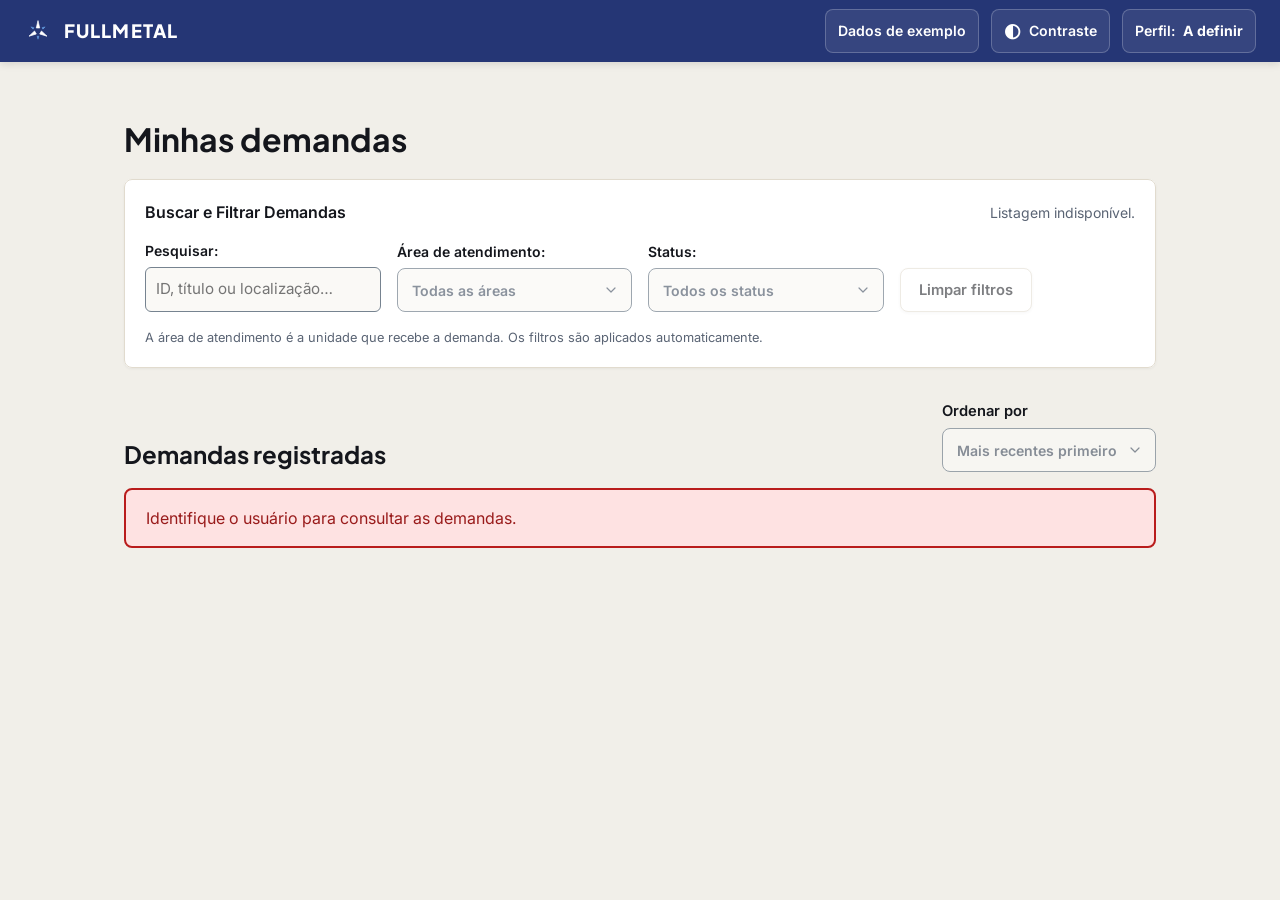
<file: index.html>
<!doctype html>
<html lang="pt-BR">
  <head>
    <meta charset="utf-8" />
    <meta name="viewport" content="width=device-width, initial-scale=1" />
    <title>Fullmetal</title>
    <link rel="icon" href="assets/fullmetal-symbol.svg" type="image/svg+xml" />
    <link rel="stylesheet" href="css/global.css" />
  </head>
  <body>
    <main class="container">
      <h1>Fullmetal</h1>
      <p>Se o painel não abrir automaticamente, use o link abaixo.</p>
      <a
        class="btn btn-primary"
        id="abrir-painel"
        href="painel-de-demandas.html"
        >Abrir painel</a
      >
      <noscript
        ><p>
          Ative o JavaScript para utilizar o sistema de demandas.
        </p></noscript
      >
    </main>
    <script>
      (() => {
        const paginas = {
          solicitante: "painel-de-demandas.html",
          triagem: "triagem.html",
          responsavel: "responsavel.html",
        };
        let destino = paginas.solicitante;
        const emDesenvolvimento =
          location.protocol === "file:" ||
          ["localhost", "127.0.0.1"].includes(location.hostname) ||
          (location.protocol === "https:" &&
            location.hostname === "ggav23.github.io" &&
            location.pathname.startsWith("/FullMetal/"));
        // Reutilizo a escolha local existente, sem criar usuário ou simular autenticação.
        if (emDesenvolvimento) {
          try {
            const perfil = localStorage.getItem("fullmetal-dev-perfil");
            if (Object.prototype.hasOwnProperty.call(paginas, perfil))
              destino = paginas[perfil];
          } catch {
            // Mesmo com o armazenamento bloqueado, a entrada padrão continua disponível.
          }
        }
        document.getElementById("abrir-painel").href = destino;
        // Substituo a entrada no histórico para o botão Voltar não criar um ciclo de redirecionamento.
        location.replace(destino);
      })();
    </script>
  </body>
</html>
</file>
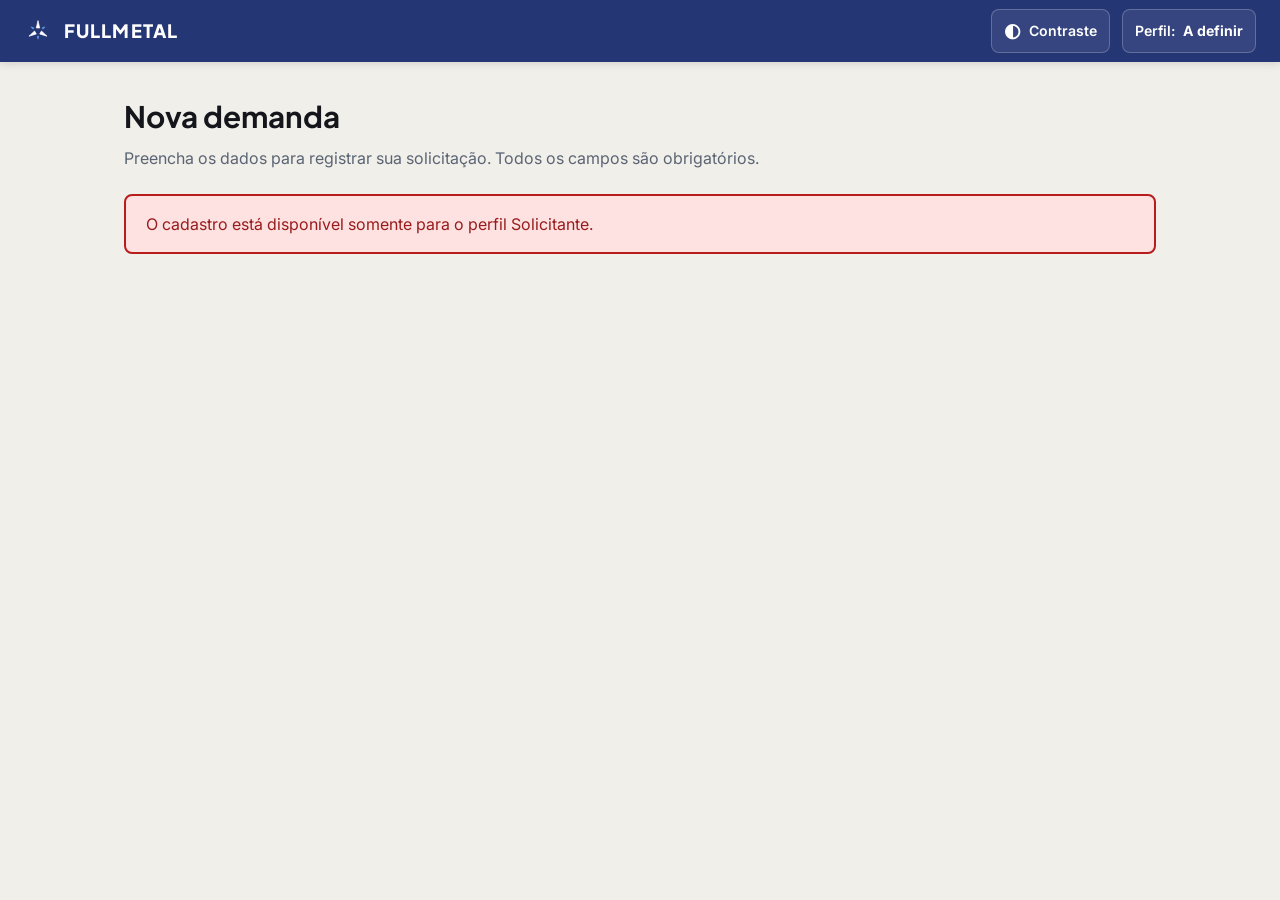
<file: cadastro.html>
<!doctype html>
<html lang="pt-BR">
  <head>
    <meta charset="utf-8" />
    <meta name="viewport" content="width=device-width, initial-scale=1" />
    <title>Nova demanda | Fullmetal</title>
    <link rel="stylesheet" href="css/global.css" />
    <link rel="stylesheet" href="css/style-cadastro.css" />
    <script src="js/header.js" defer></script>
    <script src="js/catalogos.js" defer></script>
    <script src="js/demandas.js" defer></script>
    <script src="js/visibilidade.js" defer></script>
    <script src="js/dados.js" defer></script>
    <script src="js/cadastrar.js" defer></script>
  </head>
  <body>
    <a class="skip-link" href="#conteudo">Pular para o conteúdo principal</a>

    <header class="topbar">
      <nav class="brand-cluster" aria-label="Navegação principal">
        <a class="brand" href="painel-de-demandas.html">
          <span class="brand-logo-container">
            <img
              src="assets/fullmetal-symbol.svg"
              width="26"
              height="26"
              alt=""
            />
          </span>
          <span class="brand-name">FULLMETAL</span>
        </a>
      </nav>

      <div class="topbar-actions">
        <button
          class="btn-contrast-toggle"
          type="button"
          data-contrast-toggle
          aria-pressed="false"
          aria-label="Ativar alto contraste"
          hidden
        >
          <span class="contrast-icon" aria-hidden="true">◐</span>
          <span class="contrast-label">Contraste</span>
        </button>

        <div class="profile-container">
          <!-- Fora do desenvolvimento, este indicador apenas exibe o perfil identificado. -->
          <p class="profile-indicator">
            <span class="profile-label">Perfil:</span>
            <strong class="profile-value" id="perfil-atual">A definir</strong>
          </p>
        </div>
      </div>
    </header>

    <main id="conteudo" class="container cadastro-page" tabindex="-1">
      <h1>Nova demanda</h1>
      <p class="cadastro-intro">
        Preencha os dados para registrar sua solicitação. Todos os campos são
        obrigatórios.
      </p>
      <p
        id="cadastro-indisponivel"
        class="error-summary"
        role="alert"
        hidden
      ></p>

      <form id="formulario-demanda" novalidate>
        <fieldset class="form-fieldset">
          <legend>Dados da demanda</legend>

          <div class="form-group">
            <label class="form-label" for="titulo">Título da demanda</label>
            <input
              class="form-control"
              id="titulo"
              name="titulo"
              type="text"
              minlength="5"
              maxlength="100"
              required
              aria-describedby="ajuda-titulo"
            />
            <p id="ajuda-titulo" class="field-helper">
              Entre 5 e 100 caracteres.
            </p>
          </div>

          <div class="form-group">
            <label class="form-label" for="descricao">Descrição</label>
            <textarea
              class="form-control"
              id="descricao"
              name="descricao"
              rows="6"
              maxlength="500"
              required
              aria-describedby="ajuda-descricao"
            ></textarea>
            <p id="ajuda-descricao" class="field-helper">Até 500 caracteres.</p>
          </div>

          <div class="form-group">
            <label class="form-label" for="categoria">Categoria</label>
            <select
              class="form-control"
              id="categoria"
              name="categoria"
              required
              disabled
              aria-describedby="ajuda-categoria"
            >
              <option value="" selected>Selecione uma categoria</option>
              <!-- Adicionar somente as categorias aprovadas para o projeto. -->
            </select>
            <p id="ajuda-categoria" class="field-helper">
              Selecione a categoria adequada para sua solicitação.
            </p>
          </div>

          <div class="form-group">
            <label class="form-label" for="localizacao">Localização</label>
            <input
              class="form-control"
              id="localizacao"
              name="localizacao"
              type="text"
              maxlength="100"
              required
              aria-describedby="ajuda-localizacao"
            />
            <p id="ajuda-localizacao" class="field-helper">
              Informe o local ou sala da demanda, com até 100 caracteres.
            </p>
          </div>
        </fieldset>

        <div
          id="mensagem-erro"
          class="error-summary"
          role="alert"
          tabindex="-1"
          hidden
        ></div>
        <div
          id="mensagem-sucesso"
          class="success-summary"
          role="status"
          aria-live="polite"
          tabindex="-1"
          hidden
        ></div>

        <div class="action-group">
          <button class="btn btn-primary" type="submit" disabled>
            Salvar demanda
          </button>
          <a class="btn btn-secondary" href="painel-de-demandas.html"
            >Cancelar e voltar</a
          >
        </div>
      </form>
    </main>
    <noscript
      ><p class="container">
        Ative o JavaScript para cadastrar uma demanda.
      </p></noscript
    >
  </body>
</html>
</file>
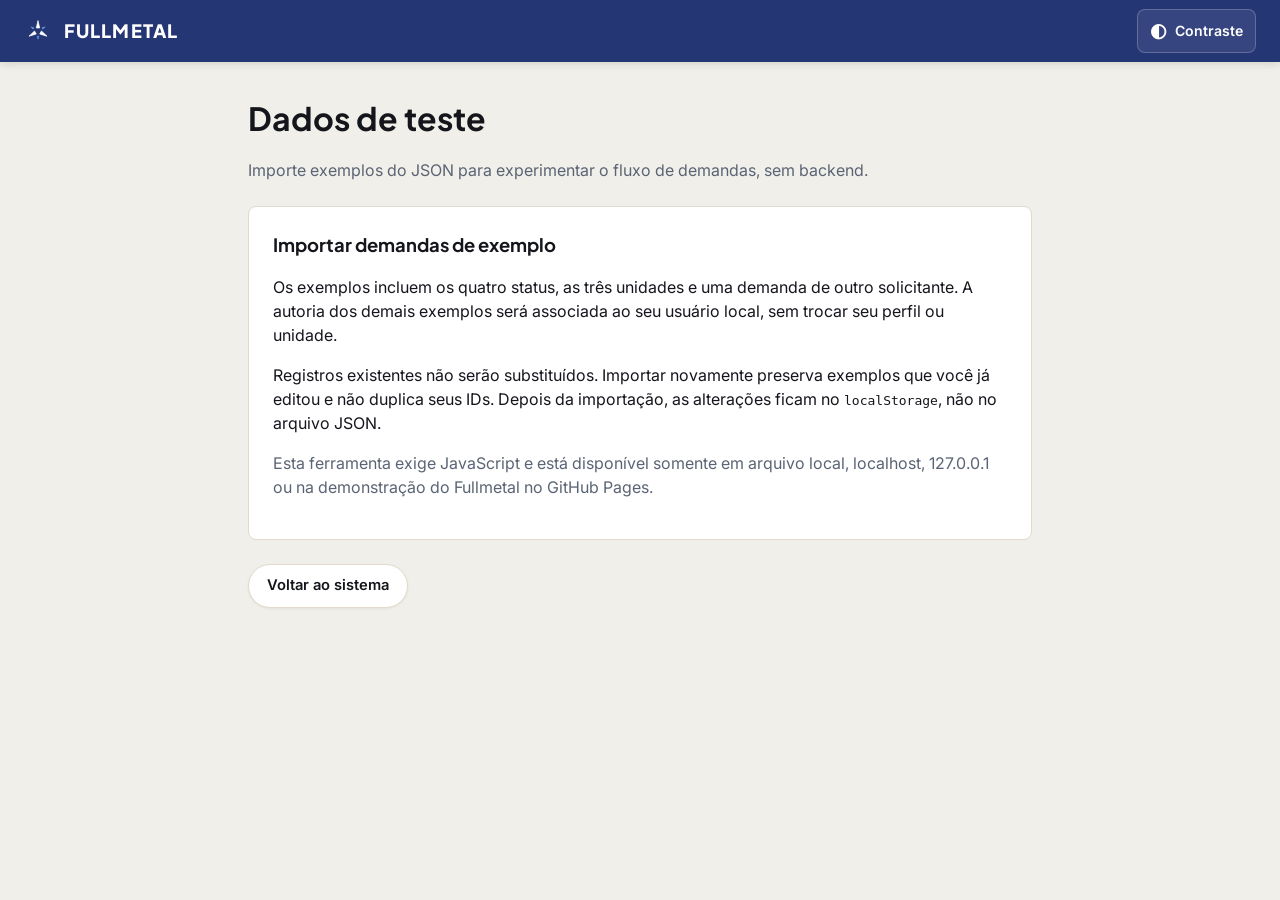
<file: dados-de-teste.html>
<!doctype html>
<html lang="pt-BR">
  <head>
    <meta charset="utf-8" />
    <meta name="viewport" content="width=device-width, initial-scale=1" />
    <title>Dados de teste | Fullmetal</title>
    <link rel="icon" href="assets/fullmetal-symbol.svg" type="image/svg+xml" />
    <link rel="stylesheet" href="css/global.css" />
    <link rel="stylesheet" href="css/dados-teste.css" />
    <script src="js/header.js" defer></script>
    <script src="js/catalogos.js" defer></script>
    <script src="js/demandas.js" defer></script>
    <script src="js/visibilidade.js" defer></script>
    <script src="js/dados.js" defer></script>
    <script src="js/exemplos.js" defer></script>
    <script src="js/dados-teste.js" defer></script>
  </head>
  <body>
    <a class="skip-link" href="#conteudo">Pular para o conteúdo principal</a>
    <header class="topbar">
      <nav class="brand-cluster" aria-label="Navegação principal">
        <a class="brand" href="index.html">
          <span class="brand-logo-container"
            ><img
              src="assets/fullmetal-symbol.svg"
              width="26"
              height="26"
              alt=""
          /></span>
          <span class="brand-name">FULLMETAL</span>
        </a>
      </nav>
      <div class="topbar-actions">
        <button
          class="btn-contrast-toggle"
          type="button"
          data-contrast-toggle
          aria-pressed="false"
          aria-label="Ativar alto contraste"
          hidden
        >
          <span class="contrast-icon" aria-hidden="true">◐</span
          ><span class="contrast-label">Contraste</span>
        </button>
      </div>
    </header>
    <main class="container test-data-page" id="conteudo" tabindex="-1">
      <h1>Dados de teste</h1>
      <p class="test-data-intro">
        Importe exemplos do JSON para experimentar o fluxo de demandas, sem
        backend.
      </p>
      <section class="test-data-card" aria-labelledby="titulo-importacao">
        <h2 id="titulo-importacao">Importar demandas de exemplo</h2>
        <p>
          Os exemplos incluem os quatro status, as três unidades e uma demanda
          de outro solicitante. A autoria dos demais exemplos será associada ao
          seu usuário local, sem trocar seu perfil ou unidade.
        </p>
        <p>
          Registros existentes não serão substituídos. Importar novamente
          preserva exemplos que você já editou e não duplica seus IDs. Depois da
          importação, as alterações ficam no <code>localStorage</code>, não no
          arquivo JSON.
        </p>
        <p class="test-data-notice" data-indisponivel>
          Esta ferramenta exige JavaScript e está disponível somente em arquivo
          local, localhost, 127.0.0.1 ou na demonstração do Fullmetal no GitHub
          Pages.
        </p>
        <div data-importacao hidden>
          <p
            class="error-summary"
            role="alert"
            tabindex="-1"
            data-erro-importacao
            hidden
          ></p>
          <p
            role="status"
            aria-live="polite"
            aria-atomic="true"
            data-resultado-importacao
          ></p>
          <div data-importacao-projeto>
            <button
              class="btn btn-primary"
              type="button"
              data-importar-projeto
              disabled
            >
              Importar exemplos do projeto
            </button>
            <p class="field-helper">
              Lê <code>dados/demandas-exemplo.json</code> e salva os exemplos
              neste navegador.
            </p>
          </div>
          <p class="field-helper" data-ajuda-arquivo hidden>
            Ao abrir por duplo clique, o navegador pode impedir a leitura
            automática do JSON. Selecione o arquivo abaixo para importar sem
            servidor.
          </p>
          <details class="test-data-file" data-arquivo-manual>
            <summary>Selecionar um arquivo JSON</summary>
            <form data-form-importacao>
              <label class="form-label" for="arquivo-exemplos"
                >Arquivo de exemplos</label
              >
              <input
                class="form-control"
                type="file"
                id="arquivo-exemplos"
                accept=".json,application/json"
                aria-describedby="ajuda-formato"
                disabled
              />
              <p class="field-helper" id="ajuda-formato">
                Use o formato de
                <a href="dados/demandas-exemplo.json" download
                  >dados/demandas-exemplo.json</a
                >, com até 128 KB.
              </p>
              <button
                class="btn btn-secondary"
                type="submit"
                data-importar-arquivo
                disabled
              >
                Importar arquivo selecionado
              </button>
            </form>
          </details>
        </div>
      </section>
      <a class="btn btn-back-pill" href="index.html">Voltar ao sistema</a>
      <noscript
        ><p>
          Ative o JavaScript para importar os exemplos. Nenhum dado foi
          alterado.
        </p></noscript
      >
    </main>
  </body>
</html>
</file>
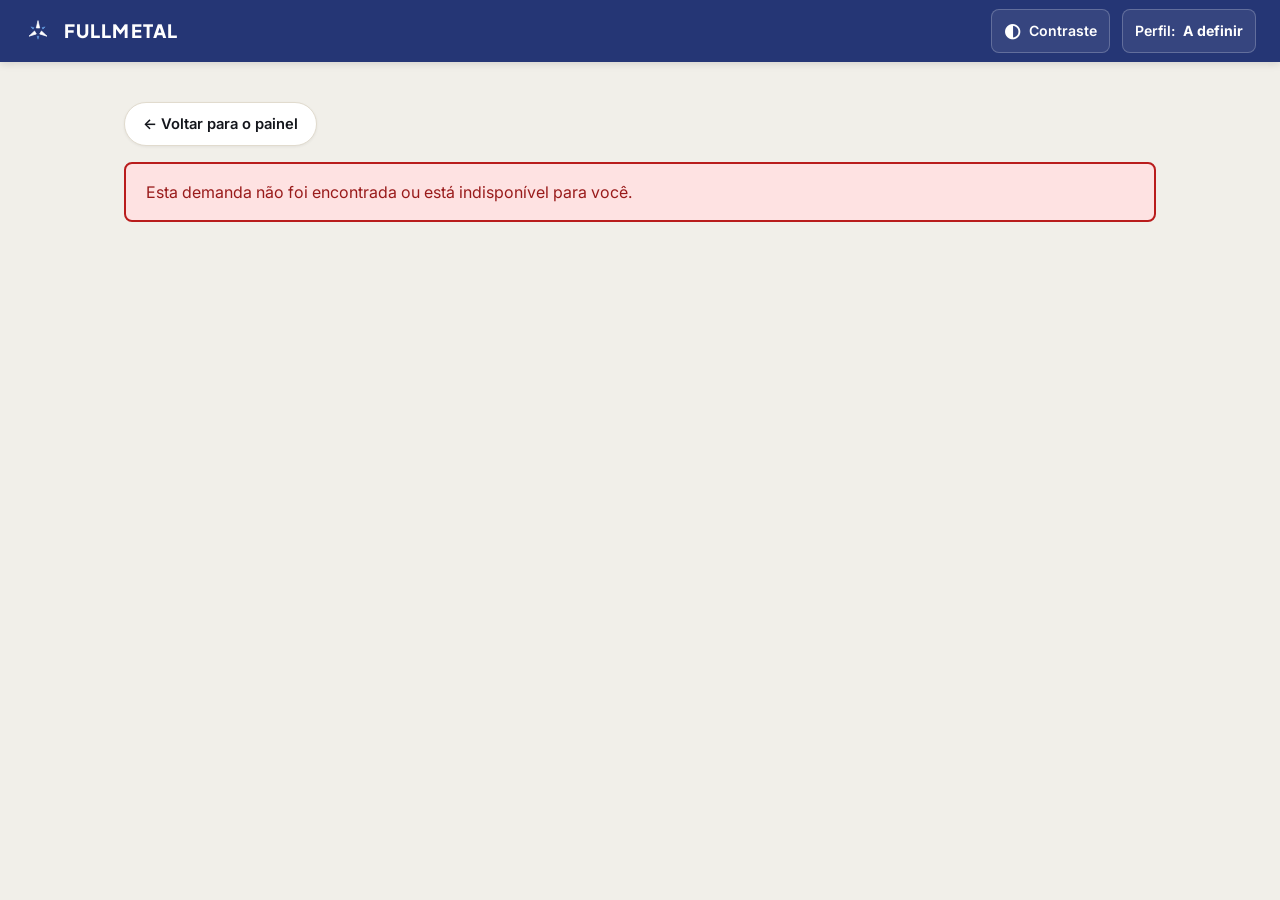
<file: detalhes-da-demanda.html>
<!doctype html>
<html lang="pt-BR">
  <head>
    <meta charset="utf-8" />
    <meta name="viewport" content="width=device-width, initial-scale=1" />

    <title>Detalhes da demanda | Fullmetal</title>

    <link rel="icon" href="assets/fullmetal-symbol.svg" type="image/svg+xml" />

    <link rel="stylesheet" href="css/global.css" />
    <link rel="stylesheet" href="css/detalhes.css" />
    <link rel="stylesheet" href="css/acoes.css" />

    <script src="js/header.js" defer></script>
    <script src="js/catalogos.js" defer></script>
    <script src="js/demandas.js" defer></script>
    <script src="js/visibilidade.js" defer></script>
    <script src="js/dados.js" defer></script>
    <script src="js/interface.js" defer></script>
    <script src="js/acoes.js" defer></script>
    <script src="js/detalhes.js" defer></script>
  </head>

  <body>
    <a class="skip-link" href="#conteudo">Pular para o conteúdo principal</a>

    <header class="topbar">
      <nav class="brand-cluster" aria-label="Navegação principal">
        <a class="brand" href="painel-de-demandas.html">
          <span class="brand-logo-container">
            <img
              src="assets/fullmetal-symbol.svg"
              width="26"
              height="26"
              alt=""
            />
          </span>
          <span class="brand-name">FULLMETAL</span>
        </a>
      </nav>

      <div class="topbar-actions">
        <button
          class="btn-contrast-toggle"
          type="button"
          data-contrast-toggle
          aria-pressed="false"
          aria-label="Ativar alto contraste"
          hidden
        >
          <span class="contrast-icon" aria-hidden="true">◐</span>
          <span class="contrast-label">Contraste</span>
        </button>

        <div class="profile-container">
          <p class="profile-indicator">
            <span class="profile-label">Perfil:</span>
            <strong class="profile-value" id="perfil-atual">A definir</strong>
          </p>
        </div>
      </div>
    </header>

    <main id="conteudo" class="container details-page" tabindex="-1">
      <a
        class="btn btn-back-pill"
        data-voltar-painel
        href="painel-de-demandas.html"
        >← Voltar para o painel</a
      >
      <p class="error-summary" role="alert" data-erro-detalhes hidden></p>

      <article
        class="demand-details"
        aria-labelledby="titulo-demanda"
        data-detalhe
        hidden
      >
        <!-- Identificação da demanda -->
        <header class="demand-heading">
          <div class="demand-id-row">
            <span>Nº da demanda</span>

            <strong id="demanda-id"></strong>

            <button
              class="btn btn-secondary copy-button"
              type="button"
              id="copiar-id"
            >
              Copiar
            </button>
            <span
              class="copy-feedback"
              role="status"
              aria-live="polite"
              data-anuncio-detalhes
            ></span>
          </div>

          <p class="demand-status-row">
            <span>Status atual:</span>

            <strong id="demanda-status" class="status-badge status-pendente">
            </strong>
          </p>

          <h1 id="titulo-demanda"></h1>
        </header>

        <!-- Informações principais -->
        <section
          class="details-card info-card"
          aria-labelledby="titulo-informacoes"
        >
          <h2 id="titulo-informacoes">Informações gerais</h2>

          <dl class="info-grid">
            <div class="info-item">
              <dt>Categoria</dt>
              <dd id="demanda-categoria"></dd>
            </div>

            <div class="info-item">
              <dt>Localização</dt>
              <dd id="demanda-localizacao"></dd>
            </div>

            <div class="info-item">
              <dt>Solicitante</dt>
              <dd id="demanda-solicitante"></dd>
            </div>

            <div class="info-item">
              <dt>Unidade responsável</dt>
              <dd id="demanda-unidade"></dd>
            </div>
            <div class="info-item">
              <dt>Data de criação</dt>
              <dd id="demanda-criacao"></dd>
            </div>
            <div class="info-item">
              <dt>Prioridade</dt>
              <dd id="demanda-prioridade"></dd>
            </div>
          </dl>
        </section>

        <!-- Histórico -->
        <section
          class="details-card history-card"
          aria-labelledby="titulo-historico"
        >
          <h2 id="titulo-historico">Histórico de andamento</h2>

          <ol id="demanda-historico" class="history-list"></ol>
        </section>

        <!-- Descrição -->
        <section
          class="details-card description-card"
          aria-labelledby="titulo-descricao"
        >
          <h2 id="titulo-descricao">Descrição do problema</h2>

          <p id="demanda-descricao" class="description-text"></p>
        </section>

        <!-- Área de ações -->
        <section
          class="details-card actions-card"
          aria-labelledby="titulo-acoes"
        >
          <h2 id="titulo-acoes">Ações disponíveis</h2>

          <div class="triage-form">
            <div class="form-group" data-grupo-acao>
              <label class="form-label" for="unidade-destino">
                Unidade de destino
              </label>

              <select
                class="form-control"
                id="unidade-destino"
                name="unidade-destino"
                required
                disabled
              >
                <option value="" selected>Selecione a unidade</option>
              </select>
            </div>
            <div class="form-group" data-grupo-acao>
              <label class="form-label" for="prioridade">Prioridade</label>
              <select class="form-control" id="prioridade" disabled>
                <option value="">Não definida</option>
                <option value="normal">Normal</option>
                <option value="media">Média</option>
                <option value="alta">Alta</option>
              </select>
            </div>

            <div class="action-group">
              <button
                class="btn btn-primary"
                type="button"
                data-acao="encaminhar"
                disabled
              >
                Encaminhar demanda
              </button>

              <button
                class="btn btn-secondary"
                type="button"
                data-acao="prioridade"
                disabled
              >
                Salvar prioridade
              </button>
              <button
                class="btn btn-primary"
                type="button"
                data-acao="iniciar"
                disabled
              >
                Iniciar atendimento
              </button>
              <button
                class="btn btn-success"
                type="button"
                data-acao="concluir"
                disabled
              >
                Concluir atendimento
              </button>
              <button
                class="btn btn-danger-outline"
                type="button"
                data-acao="cancelar"
                disabled
              >
                Cancelar
              </button>
            </div>
          </div>
        </section>
      </article>
    </main>
    <noscript
      ><p class="container">
        Ative o JavaScript para consultar os detalhes das demandas.
      </p></noscript
    >
  </body>
</html>
</file>
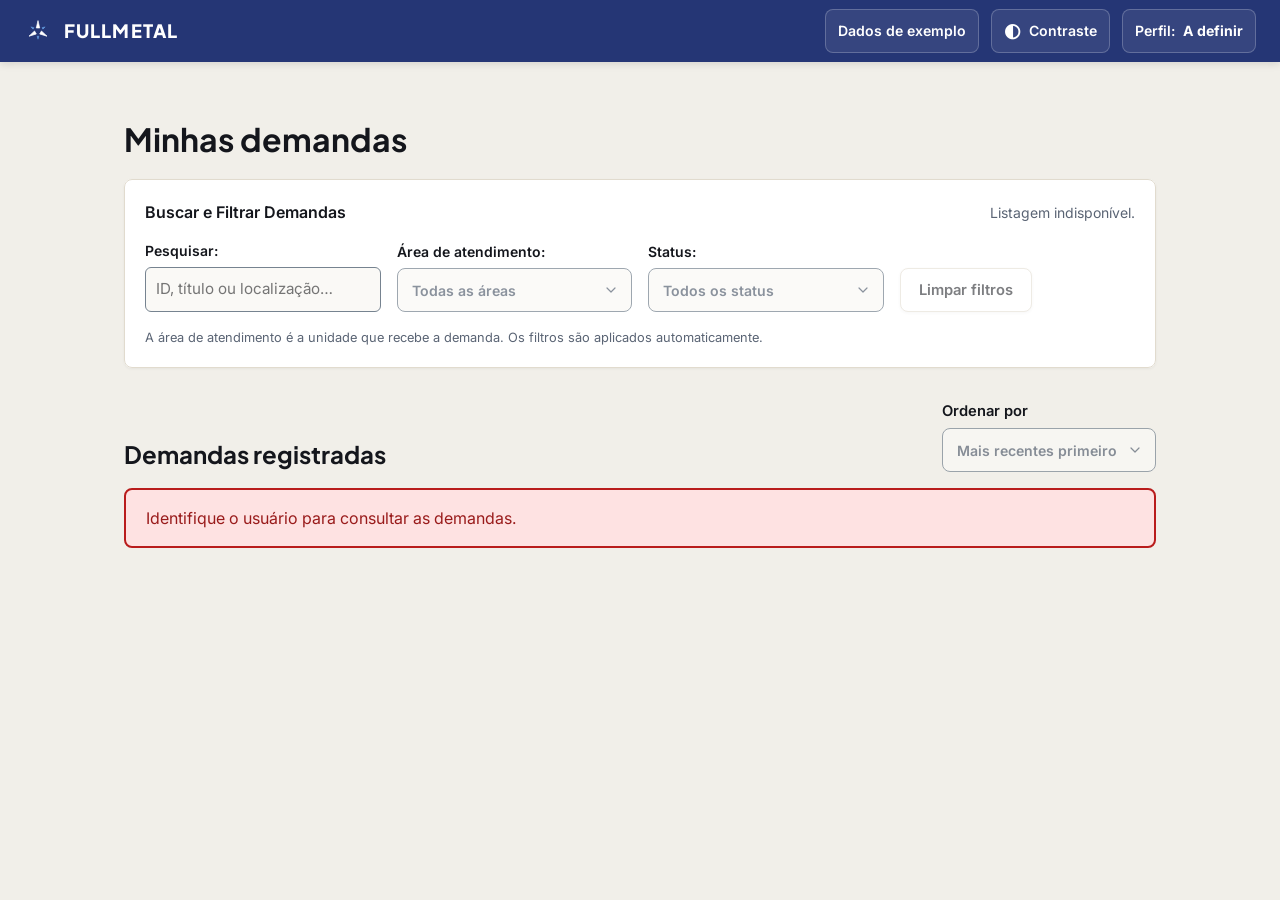
<file: painel-de-demandas.html>
<!doctype html>
<html lang="pt-BR">
  <head>
    <meta charset="UTF-8" />
    <meta name="viewport" content="width=device-width, initial-scale=1.0" />
    <title>Painel de Demandas</title>
    <link rel="stylesheet" href="css/global.css" />
    <link rel="stylesheet" href="css/listagem.css" />
    <script src="js/header.js" defer></script>
    <script src="js/catalogos.js" defer></script>
    <script src="js/demandas.js" defer></script>
    <script src="js/visibilidade.js" defer></script>
    <script src="js/dados.js" defer></script>
    <script src="js/interface.js" defer></script>
    <script src="js/filtros.js" defer></script>
    <script src="js/listagem-demandas.js" defer></script>
  </head>
  <body>
    <a class="skip-link" href="#conteudo">Pular para o conteúdo principal</a>

    <header class="topbar topbar-with-examples">
      <nav class="brand-cluster" aria-label="Navegação principal">
        <a class="brand" href="painel-de-demandas.html" aria-current="page">
          <span class="brand-logo-container">
            <img
              src="assets/fullmetal-symbol.svg"
              width="26"
              height="26"
              alt=""
            />
          </span>
          <span class="brand-name">FULLMETAL</span>
        </a>
      </nav>

      <div class="topbar-actions">
        <a class="topbar-link" href="dados-de-teste.html">Dados de exemplo</a>
        <button
          class="btn-contrast-toggle"
          type="button"
          data-contrast-toggle
          aria-pressed="false"
          aria-label="Ativar alto contraste"
          hidden
        >
          <span class="contrast-icon" aria-hidden="true">◐</span>
          <span class="contrast-label">Contraste</span>
        </button>

        <div class="profile-container">
          <p class="profile-indicator">
            <span class="profile-label">Perfil:</span>
            <strong class="profile-value" id="perfil-atual">A definir</strong>
          </p>
        </div>
      </div>
    </header>

    <main id="conteudo" class="container listagem-page" tabindex="-1">
      <h1>Minhas demandas</h1>
      <a class="btn btn-primary" href="cadastro.html" data-nova-demanda
        >Nova demanda</a
      >

      <!-- busca e filtros -->
      <search>
        <form action="#" method="GET">
          <fieldset>
            <legend>
              Buscar e Filtrar Demandas
              <span
                class="list-filter-count"
                data-anuncio-listagem
                role="status"
                aria-live="polite"
              ></span>
            </legend>

            <!-- busca -->
            <div class="list-filter-field">
              <label for="termo-busca">Pesquisar:</label>
              <input
                class="form-control"
                type="search"
                id="termo-busca"
                name="q"
                placeholder="ID, título ou localização…"
              />
            </div>

            <!-- filtros -->
            <div class="list-filter-field">
              <label for="filtro-departamento">Área de atendimento:</label>
              <select
                class="form-control"
                id="filtro-departamento"
                name="unidade"
                aria-describedby="ajuda-filtros"
              >
                <option value="">Todas as áreas</option>
              </select>
            </div>

            <!-- status -->
            <div class="list-filter-field">
              <label for="Status">Status:</label>
              <select class="form-control" id="Status" name="status">
                <option value="">Todos os status</option>
                <option>Pendente</option>
                <option>Em atendimento</option>
                <option>Concluída</option>
                <option>Cancelada</option>
              </select>
            </div>

            <div class="list-filter-actions">
              <button
                class="btn btn-secondary"
                type="button"
                data-limpar-listagem
                disabled
              >
                Limpar filtros
              </button>
            </div>
            <p id="ajuda-filtros" class="field-helper list-filter-note">
              A área de atendimento é a unidade que recebe a demanda. Os filtros
              são aplicados automaticamente.
            </p>
          </fieldset>
        </form>
      </search>

      <!-- listagem -->
      <section aria-labelledby="titulo-listagem">
        <div class="list-results-header">
          <h2 id="titulo-listagem">Demandas registradas</h2>
          <div class="list-order-field">
            <label class="form-label" for="ordem-demandas">Ordenar por</label>
            <select class="form-control" id="ordem-demandas" disabled>
              <option value="recentes">Mais recentes primeiro</option>
              <option value="antigas">Mais antigas primeiro</option>
            </select>
          </div>
        </div>
        <p class="error-summary" data-erro-listagem role="alert" hidden></p>
        <p data-carregando-listagem role="status">Carregando demandas…</p>
        <ul id="lista-demandas"></ul>
      </section>
    </main>
    <noscript
      ><p class="container">
        Ative o JavaScript para consultar e filtrar as demandas.
      </p></noscript
    >
  </body>
</html>
</file>
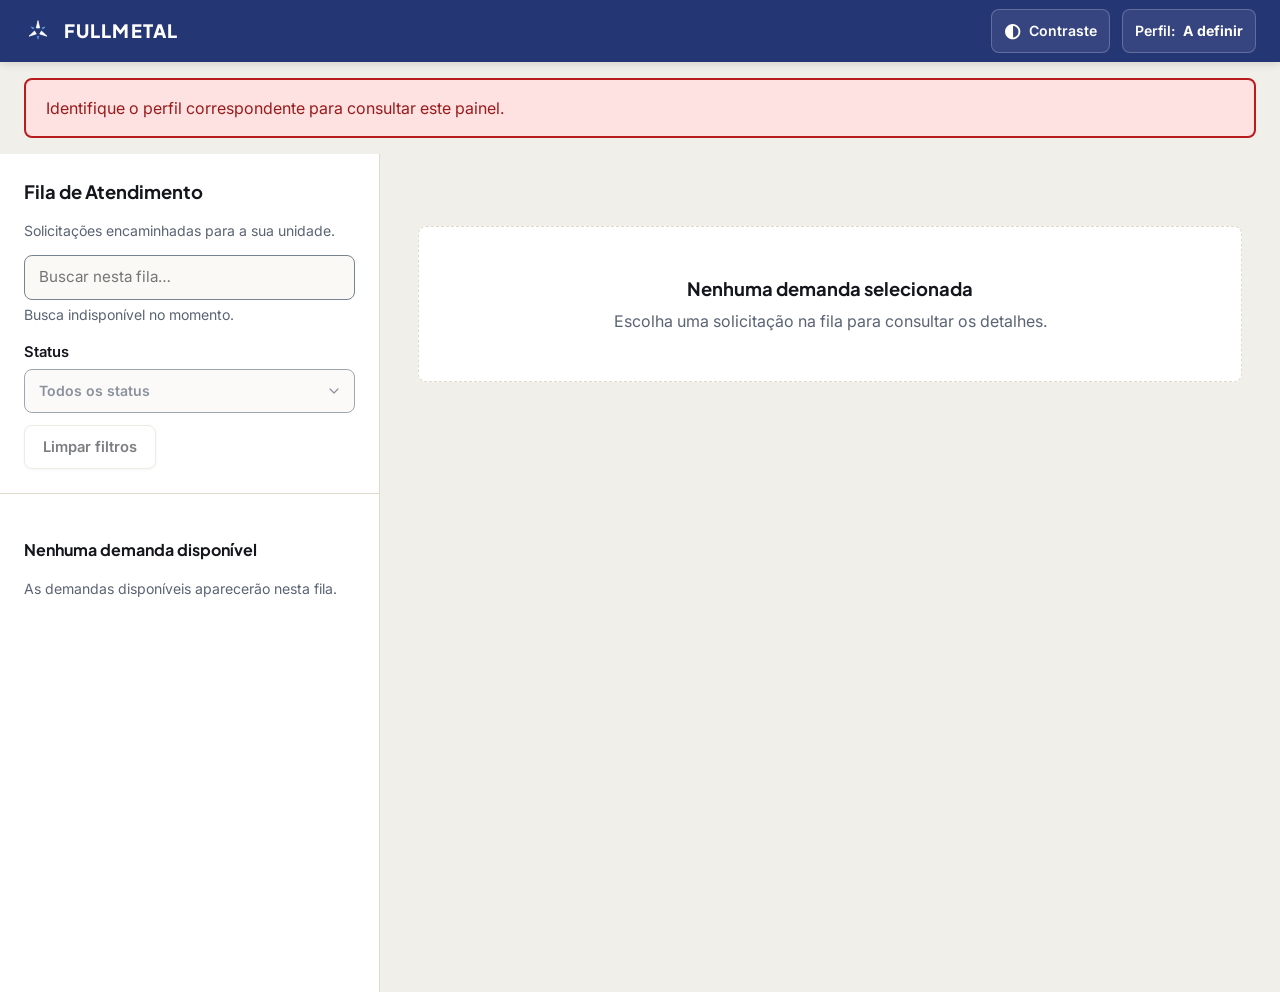
<file: responsavel.html>
<!doctype html>
<html lang="pt-BR">
  <head>
    <meta charset="utf-8" />
    <meta name="viewport" content="width=device-width, initial-scale=1" />
    <title>Atendimento da unidade | Fullmetal</title>
    <link rel="stylesheet" href="css/global.css" />
    <link rel="stylesheet" href="css/atendimento.css" />
    <link rel="stylesheet" href="css/acoes.css" />
    <script src="js/header.js" defer></script>
    <script src="js/catalogos.js" defer></script>
    <script src="js/demandas.js" defer></script>
    <script src="js/visibilidade.js" defer></script>
    <script src="js/dados.js" defer></script>
    <script src="js/interface.js" defer></script>
    <script src="js/filtros.js" defer></script>
    <script src="js/atendimento.js" defer></script>
    <script src="js/acoes.js" defer></script>
    <script src="js/fluxo.js" defer></script>
    <script src="js/contexto-dev.js" defer></script>
  </head>
  <body data-perfil-pagina="responsavel">
    <a class="skip-link" href="#conteudo">Pular para o conteúdo principal</a>
    <header class="topbar">
      <nav class="brand-cluster" aria-label="Navegação principal">
        <a class="brand" href="responsavel.html"
          ><span class="brand-logo-container"
            ><img
              src="assets/fullmetal-symbol.svg"
              width="26"
              height="26"
              alt="" /></span
          ><span class="brand-name">FULLMETAL</span></a
        >
      </nav>
      <div class="topbar-actions">
        <button
          class="btn-contrast-toggle"
          type="button"
          data-contrast-toggle
          aria-pressed="false"
          aria-label="Ativar alto contraste"
          hidden
        >
          <span class="contrast-icon" aria-hidden="true">◐</span
          ><span class="contrast-label">Contraste</span>
        </button>
        <div class="profile-container">
          <p class="profile-indicator">
            <span class="profile-label">Perfil:</span
            ><strong class="profile-value" id="perfil-atual">A definir</strong>
          </p>
        </div>
      </div>
    </header>
    <main
      id="conteudo"
      class="atendimento-page"
      tabindex="-1"
      data-tela-atendimento
    >
      <h1 class="sr-only">Atendimento da unidade</h1>
      <p
        class="error-summary atendimento-error"
        role="alert"
        data-erro
        hidden
      ></p>
      <div class="atendimento-layout">
        <aside class="queue-pane" aria-labelledby="titulo-fila">
          <div class="queue-header">
            <h2 id="titulo-fila">Fila de Atendimento</h2>
            <p>Solicitações encaminhadas para a sua unidade.</p>
            <label class="sr-only" for="busca-fila"
              >Buscar na fila de atendimento</label
            ><input
              class="form-control"
              id="busca-fila"
              type="search"
              placeholder="Buscar nesta fila…"
              disabled
              aria-describedby="ajuda-busca"
            />
            <p class="field-helper" id="ajuda-busca">
              Busca indisponível no momento.
            </p>
            <label class="form-label queue-status-label" for="status-fila"
              >Status</label
            >
            <select class="form-control" id="status-fila" disabled>
              <option value="">Todos os status</option>
              <option>Pendente</option>
              <option>Em atendimento</option>
              <option>Concluída</option>
              <option>Cancelada</option>
            </select>
            <button
              class="btn btn-secondary queue-clear"
              type="button"
              data-limpar-fila
              disabled
            >
              Limpar filtros
            </button>
          </div>
          <ul class="queue-list" data-lista-fila></ul>
          <div class="queue-empty" data-fila-vazia>
            <h3>Nenhuma demanda disponível</h3>
            <p>As demandas atribuídas à sua unidade aparecerão nesta fila.</p>
          </div>
        </aside>
        <section
          class="work-detail"
          aria-label="Detalhes e atendimento"
          tabindex="-1"
          data-painel-detalhe
        >
          <div class="state-container detail-empty" data-detalhe-vazio>
            <h2 class="state-title">Nenhuma demanda selecionada</h2>
            <p class="state-desc">
              Escolha uma solicitação na fila para consultar os detalhes.
            </p>
          </div>
          <div data-detalhe hidden>
            <button
              class="btn btn-back-pill mobile-back"
              type="button"
              data-voltar-fila
            >
              ← Voltar para a fila
            </button>
            <header class="work-detail-header">
              <p class="demand-id" data-campo="id"></p>
              <span class="status-badge" data-status></span>
              <h2 data-campo="titulo"></h2>
            </header>
            <div class="work-columns">
              <div>
                <section class="work-card" aria-labelledby="titulo-informacoes">
                  <h3 id="titulo-informacoes">Informações da demanda</h3>
                  <dl class="work-fields">
                    <div>
                      <dt>Categoria</dt>
                      <dd data-campo="categoria"></dd>
                    </div>
                    <div>
                      <dt>Localização</dt>
                      <dd data-campo="localizacao"></dd>
                    </div>
                    <div>
                      <dt>Solicitante</dt>
                      <dd data-campo="solicitante"></dd>
                    </div>
                    <div>
                      <dt>Unidade responsável</dt>
                      <dd data-campo="unidade"></dd>
                    </div>
                    <div>
                      <dt>Data de criação</dt>
                      <dd data-campo="dataCriacao"></dd>
                    </div>
                    <div>
                      <dt>Prioridade</dt>
                      <dd data-campo="prioridade"></dd>
                    </div>
                  </dl>
                </section>
                <section class="work-card" aria-labelledby="titulo-descricao">
                  <h3 id="titulo-descricao">Descrição do problema</h3>
                  <p class="demand-description" data-campo="descricao"></p>
                </section>
                <section class="work-card" aria-labelledby="titulo-historico">
                  <h3 id="titulo-historico">Histórico de andamento</h3>
                  <ol class="work-history" data-historico></ol>
                </section>
              </div>
              <section
                class="work-card action-card"
                aria-labelledby="titulo-acoes"
              >
                <h3 id="titulo-acoes">Atendimento da demanda</h3>
                <p>
                  Defina a prioridade e acompanhe a execução do atendimento.
                </p>
                <label class="form-label" for="prioridade">Prioridade</label
                ><select class="form-control" id="prioridade" disabled>
                  <option value="">Não definida</option>
                  <option value="normal">Normal</option>
                  <option value="media">Média</option>
                  <option value="alta">Alta</option>
                </select>
                <div class="work-actions">
                  <button
                    class="btn btn-secondary"
                    type="button"
                    disabled
                    data-acao="prioridade"
                  >
                    Salvar prioridade
                  </button>
                  <button
                    class="btn btn-primary"
                    type="button"
                    disabled
                    data-acao="iniciar"
                  >
                    Iniciar atendimento</button
                  ><button
                    class="btn btn-success"
                    type="button"
                    disabled
                    data-acao="concluir"
                  >
                    Concluir atendimento
                  </button>
                </div>
                <p class="field-helper">Ações indisponíveis no momento.</p>
              </section>
            </div>
          </div>
        </section>
      </div>
      <p class="sr-only" role="status" aria-live="polite" data-anuncio></p>
    </main>
    <noscript
      ><p class="container">
        Ative o JavaScript para consultar os detalhes das demandas.
      </p></noscript
    >
  </body>
</html>
</file>
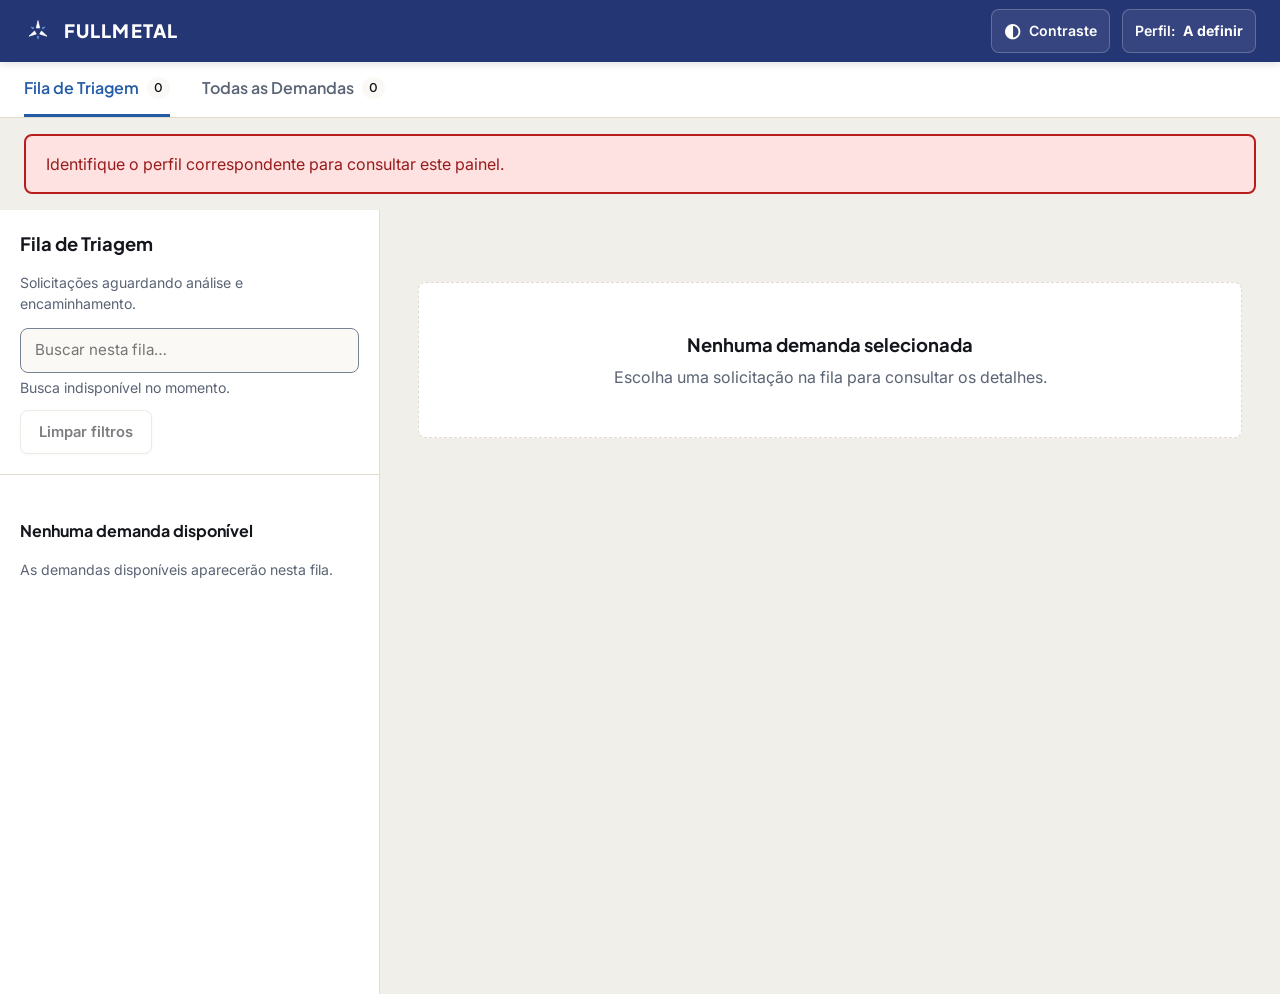
<file: triagem.html>
<!doctype html>
<html lang="pt-BR">
  <head>
    <meta charset="utf-8" />
    <meta name="viewport" content="width=device-width, initial-scale=1" />
    <title>Triagem | Fullmetal</title>
    <link rel="stylesheet" href="css/global.css" />
    <link rel="stylesheet" href="css/atendimento.css" />
    <link rel="stylesheet" href="css/acoes.css" />
    <script src="js/header.js" defer></script>
    <script src="js/catalogos.js" defer></script>
    <script src="js/demandas.js" defer></script>
    <script src="js/visibilidade.js" defer></script>
    <script src="js/dados.js" defer></script>
    <script src="js/interface.js" defer></script>
    <script src="js/filtros.js" defer></script>
    <script src="js/atendimento.js" defer></script>
    <script src="js/acoes.js" defer></script>
    <script src="js/fluxo.js" defer></script>
  </head>
  <body data-perfil-pagina="triagem">
    <a class="skip-link" href="#conteudo">Pular para o conteúdo principal</a>
    <header class="topbar">
      <nav class="brand-cluster" aria-label="Navegação principal">
        <a class="brand" href="triagem.html">
          <span class="brand-logo-container"
            ><img
              src="assets/fullmetal-symbol.svg"
              width="26"
              height="26"
              alt=""
          /></span>
          <span class="brand-name">FULLMETAL</span>
        </a>
      </nav>
      <div class="topbar-actions">
        <button
          class="btn-contrast-toggle"
          type="button"
          data-contrast-toggle
          aria-pressed="false"
          aria-label="Ativar alto contraste"
          hidden
        >
          <span class="contrast-icon" aria-hidden="true">◐</span
          ><span class="contrast-label">Contraste</span>
        </button>
        <div class="profile-container">
          <p class="profile-indicator">
            <span class="profile-label">Perfil:</span
            ><strong class="profile-value" id="perfil-atual">A definir</strong>
          </p>
        </div>
      </div>
    </header>
    <nav class="triagem-nav" role="tablist" aria-label="Visões da triagem">
      <button
        class="tab-btn active"
        id="aba-fila"
        type="button"
        role="tab"
        aria-selected="true"
        aria-controls="painel-fila"
        tabindex="0"
      >
        Fila de Triagem <span class="view-count" data-contagem-fila>—</span>
      </button>
      <button
        class="tab-btn"
        id="aba-todas"
        type="button"
        role="tab"
        aria-selected="false"
        aria-controls="painel-todas"
        tabindex="-1"
      >
        Todas as Demandas <span class="view-count" data-contagem-total>—</span>
      </button>
    </nav>
    <main
      id="conteudo"
      class="atendimento-page"
      tabindex="-1"
      data-tela-atendimento
    >
      <h1 class="sr-only">Triagem de demandas</h1>
      <p
        class="error-summary atendimento-error"
        role="alert"
        data-erro
        hidden
      ></p>
      <section id="painel-fila" role="tabpanel" aria-labelledby="aba-fila">
        <div class="atendimento-layout">
          <aside class="queue-pane" aria-labelledby="titulo-fila">
            <div class="queue-header">
              <h2 id="titulo-fila">Fila de Triagem</h2>
              <p>Solicitações aguardando análise e encaminhamento.</p>
              <label class="sr-only" for="busca-fila"
                >Buscar na fila de triagem</label
              >
              <input
                class="form-control"
                id="busca-fila"
                type="search"
                placeholder="Buscar nesta fila…"
                disabled
                aria-describedby="ajuda-busca"
              />
              <p class="field-helper" id="ajuda-busca">
                Busca indisponível no momento.
              </p>
              <button
                class="btn btn-secondary queue-clear"
                type="button"
                data-limpar-fila
                disabled
              >
                Limpar filtros
              </button>
            </div>
            <ul class="queue-list" data-lista-fila></ul>
            <div class="queue-empty" data-fila-vazia>
              <h3>Nenhuma demanda disponível</h3>
              <p>As solicitações pendentes aparecerão nesta fila.</p>
            </div>
          </aside>
          <section
            class="work-detail"
            aria-label="Detalhes e encaminhamento"
            tabindex="-1"
            data-painel-detalhe
          >
            <div class="state-container detail-empty" data-detalhe-vazio>
              <h2 class="state-title">Nenhuma demanda selecionada</h2>
              <p class="state-desc">
                Escolha uma solicitação na fila para consultar os detalhes.
              </p>
            </div>
            <div data-detalhe hidden>
              <button
                class="btn btn-back-pill mobile-back"
                type="button"
                data-voltar-fila
              >
                ← Voltar para a fila
              </button>
              <header class="work-detail-header">
                <p class="demand-id" data-campo="id"></p>
                <span class="status-badge" data-status></span>
                <h2 data-campo="titulo"></h2>
              </header>
              <div class="work-columns">
                <div>
                  <section
                    class="work-card"
                    aria-labelledby="titulo-informacoes"
                  >
                    <h3 id="titulo-informacoes">Informações da demanda</h3>
                    <dl class="work-fields">
                      <div>
                        <dt>Categoria</dt>
                        <dd data-campo="categoria"></dd>
                      </div>
                      <div>
                        <dt>Localização</dt>
                        <dd data-campo="localizacao"></dd>
                      </div>
                      <div>
                        <dt>Solicitante</dt>
                        <dd data-campo="solicitante"></dd>
                      </div>
                      <div>
                        <dt>Unidade responsável</dt>
                        <dd data-campo="unidade"></dd>
                      </div>
                      <div>
                        <dt>Data de criação</dt>
                        <dd data-campo="dataCriacao"></dd>
                      </div>
                      <div>
                        <dt>Prioridade</dt>
                        <dd data-campo="prioridade"></dd>
                      </div>
                    </dl>
                  </section>
                  <section class="work-card" aria-labelledby="titulo-descricao">
                    <h3 id="titulo-descricao">Descrição do problema</h3>
                    <p class="demand-description" data-campo="descricao"></p>
                  </section>
                  <section class="work-card" aria-labelledby="titulo-historico">
                    <h3 id="titulo-historico">Histórico de andamento</h3>
                    <ol class="work-history" data-historico></ol>
                  </section>
                </div>
                <section
                  class="work-card action-card"
                  aria-labelledby="titulo-acoes"
                >
                  <h3 id="titulo-acoes">Decisão de triagem e encaminhamento</h3>
                  <p>
                    Direcione a solicitação para a unidade responsável pelo
                    atendimento.
                  </p>
                  <label class="form-label" for="unidade-destino"
                    >Unidade de destino</label
                  >
                  <select class="form-control" id="unidade-destino" disabled>
                    <option value="">Selecione uma unidade</option>
                  </select>
                  <div class="work-actions">
                    <button
                      class="btn btn-primary"
                      type="button"
                      disabled
                      data-acao="encaminhar"
                    >
                      Encaminhar demanda</button
                    ><button
                      class="btn btn-danger-outline"
                      type="button"
                      disabled
                      data-acao="cancelar"
                    >
                      Cancelar demanda
                    </button>
                  </div>
                  <p class="field-helper">Ações indisponíveis no momento.</p>
                </section>
              </div>
            </div>
          </section>
        </div>
      </section>
      <section
        id="painel-todas"
        class="audit-panel"
        role="tabpanel"
        aria-labelledby="aba-todas"
        hidden
      >
        <header class="audit-header">
          <h2>Todas as Demandas</h2>
          <p>Acompanhamento das solicitações cadastradas e de seu andamento.</p>
        </header>
        <div class="audit-filters">
          <label for="busca-todas"
            >Buscar demandas<input
              class="form-control"
              id="busca-todas"
              type="search"
              placeholder="ID, título ou localização…"
              disabled /></label
          ><label for="status-todas"
            >Status<select class="form-control" id="status-todas" disabled>
              <option value="">Todos os status</option>
              <option>Pendente</option>
              <option>Em atendimento</option>
              <option>Concluída</option>
              <option>Cancelada</option>
            </select></label
          ><button
            class="btn btn-secondary"
            type="button"
            data-limpar-auditoria
            disabled
          >
            Limpar filtros
          </button>
        </div>
        <div class="state-container" data-auditoria-vazia>
          <h3 class="state-title">Nenhuma demanda disponível</h3>
          <p class="state-desc">
            As demandas disponíveis para consulta aparecerão aqui.
          </p>
        </div>
        <div class="audit-table-wrapper" data-tabela-auditoria hidden>
          <table class="audit-table" role="table">
            <caption class="sr-only">
              Demandas disponíveis para a triagem
            </caption>
            <thead role="rowgroup">
              <tr role="row">
                <th scope="col">ID</th>
                <th scope="col">Título</th>
                <th scope="col">Categoria</th>
                <th scope="col">Localização</th>
                <th scope="col">Unidade</th>
                <th scope="col">Status</th>
              </tr>
            </thead>
            <tbody data-auditoria role="rowgroup"></tbody>
          </table>
        </div>
      </section>
      <p class="sr-only" role="status" aria-live="polite" data-anuncio></p>
    </main>
    <noscript
      ><p class="container">
        Ative o JavaScript para alternar entre a fila e os detalhes das
        demandas.
      </p></noscript
    >
  </body>
</html>
</file>
<file: css/global.css>
/* Carrego as fontes do protótipo; as alternativas locais continuam disponíveis offline. */
@import url("https://fonts.googleapis.com/css2?family=Inter:wght@400;500;600;700&family=JetBrains+Mono:wght@400;500;600&family=Plus+Jakarta+Sans:wght@600;700;800&display=swap");

/* Mantenho os valores comuns em um lugar para não repetir cores e medidas nas telas. */
:root {
  /* Cores estruturais */
  --bg: #f1efe9;
  --surface: #ffffff;
  --surface-subtle: #faf9f6;
  --fg: #14161c;
  --muted: #5a6474;
  --border: #e1dbce;
  --border-hover: #c5bcab;
  --control-border: #768390;

  /* Identidade e ações */
  --accent: #245ca8;
  --accent-hover: #194682;
  --accent-light: #ebf2fa;
  --accent-contrast: #ffffff;
  --header-bg: #253675;
  --header-fg: #ffffff;
  --header-muted: #dbe3ff;
  --focus-on-dark: #6ba4e9;
  --danger: #b91c1c;
  --danger-hover: #991b1b;
  --danger-bg: #fee2e2;
  --danger-border: #fca5a5;
  --success: #166534;
  --success-hover: #14532d;
  --success-bg: #dcfce7;
  --success-contrast: #ffffff;

  /* Cada estado tem texto, fundo e borda próprios; a cor não é a única pista. */
  --status-pendente-fg: #8a4300;
  --status-pendente-bg: #fef3c7;
  --status-pendente-border: #fcd34d;
  --status-atendimento-fg: #174e96;
  --status-atendimento-bg: #dbeafe;
  --status-atendimento-border: #93c5fd;
  --status-concluida-fg: #166534;
  --status-concluida-bg: #dcfce7;
  --status-concluida-border: #86efac;
  --status-cancelada-fg: #374151;
  --status-cancelada-bg: #e5e7eb;
  --status-cancelada-border: #6b7280;

  /* Tipografia */
  --font-display: "Plus Jakarta Sans", system-ui, sans-serif;
  --font-body:
    "Inter", -apple-system, BlinkMacSystemFont, "Segoe UI", Roboto, sans-serif;
  --font-mono: "JetBrains Mono", SFMono-Regular, Menlo, Consolas, monospace;

  /* Dimensões compartilhadas */
  --content-max-width: 1080px;
  --radius-sm: 4px;
  --radius-md: 8px;
  --radius-lg: 12px;
  --radius-pill: 100px;
  --touch-target: 44px;
  --shadow-sm: 0 1px 3px rgb(20 22 28 / 6%);
  --shadow-md: 0 4px 14px rgb(20 22 28 / 9%);
  --shadow-lg: 0 14px 36px rgb(20 22 28 / 16%);
  --transition: 150ms cubic-bezier(0.16, 1, 0.3, 1);
}

/* Base: box-sizing inclui borda e padding na largura definida. */
*,
*::before,
*::after {
  box-sizing: border-box;
}

body {
  margin: 0;
  min-height: 100vh;
  background-color: var(--bg);
  color: var(--fg);
  font-family: var(--font-body);
  line-height: 1.5;
}

h1,
h2,
h3 {
  font-family: var(--font-display);
}

button,
input,
select,
textarea {
  font: inherit;
}

/* Os elementos interativos recebem um indicador visível ao usar Tab. */
:focus-visible {
  outline: 3px solid var(--accent);
  outline-offset: 2px;
}

.container {
  width: 100%;
  max-width: var(--content-max-width);
  margin-inline: auto;
  padding-inline: 24px;
}

.skip-link {
  position: fixed;
  top: -120px;
  left: 16px;
  z-index: 1000;
  padding: 12px 20px;
  border-radius: var(--radius-md);
  background-color: var(--header-bg);
  color: var(--header-fg);
  font-weight: 700;
  text-decoration: none;
}

.skip-link:focus {
  top: 16px;
}

.skip-link:focus-visible {
  outline-color: var(--focus-on-dark);
}

.sr-only {
  position: absolute;
  width: 1px;
  height: 1px;
  padding: 0;
  margin: -1px;
  overflow: hidden;
  clip-path: inset(50%);
  white-space: nowrap;
  border: 0;
}

[hidden] {
  display: none !important;
}

/* Componentes: uso a mesma base para botões e links com aparência de botão. */
.btn {
  display: inline-flex;
  align-items: center;
  justify-content: center;
  gap: 8px;
  min-height: var(--touch-target);
  padding: 9px 18px;
  border: 1px solid transparent;
  border-radius: var(--radius-md);
  font-size: 0.92rem;
  font-weight: 600;
  line-height: 1.4;
  text-align: center;
  text-decoration: none;
  cursor: pointer;
  transition:
    background-color var(--transition),
    border-color var(--transition),
    color var(--transition),
    box-shadow var(--transition);
}

.btn:disabled,
.btn[aria-disabled="true"] {
  opacity: 0.55;
  cursor: not-allowed;
}

.btn-primary {
  background-color: var(--accent);
  border-color: var(--accent);
  color: var(--accent-contrast);
  box-shadow: 0 1px 3px rgb(36 92 168 / 20%);
}

.btn-primary:hover:not(:disabled) {
  background-color: var(--accent-hover);
  border-color: var(--accent-hover);
}

.btn-secondary,
.btn-back-pill {
  background-color: var(--surface);
  border-color: var(--border);
  color: var(--fg);
  box-shadow: var(--shadow-sm);
}

.btn-secondary:hover:not(:disabled),
.btn-back-pill:hover {
  background-color: var(--surface-subtle);
  border-color: var(--border-hover);
}

.btn-back-pill {
  border-radius: var(--radius-pill);
}

.btn-success {
  background-color: var(--success);
  border-color: var(--success);
  color: var(--success-contrast);
}

.btn-success:hover:not(:disabled) {
  background-color: var(--success-hover);
  border-color: var(--success-hover);
}

.btn-danger-solid {
  background-color: var(--danger);
  border-color: var(--danger);
  color: #ffffff;
}

.btn-danger-solid:hover:not(:disabled) {
  background-color: var(--danger-hover);
  border-color: var(--danger-hover);
}

.btn-danger-outline {
  background-color: var(--surface);
  border-color: var(--danger-border);
  color: var(--danger);
}

.btn-danger-outline:hover:not(:disabled) {
  background-color: var(--danger-bg);
  border-color: var(--danger);
}

/* Anel duplo: continua visível tanto no botão colorido quanto no fundo da página. */
.btn-primary:focus-visible,
.btn-success:focus-visible {
  outline-color: var(--accent-contrast);
  box-shadow: 0 0 0 6px var(--accent-hover);
}

.action-group {
  display: flex;
  align-items: center;
  flex-wrap: wrap;
  gap: 12px;
}

/* O HTML do cabeçalho pode ser compartilhado sem repetir estas regras em cada tela. */
.topbar {
  position: sticky;
  top: 0;
  z-index: 80;
  display: flex;
  align-items: center;
  justify-content: space-between;
  gap: 12px;
  min-height: 62px;
  padding: 8px 24px;
  background-color: var(--header-bg);
  color: var(--header-fg);
  box-shadow: 0 2px 8px rgb(0 0 0 / 12%);
}

.brand-cluster,
.topbar-actions {
  display: flex;
  align-items: center;
  gap: 12px;
  min-width: 0;
}

.brand {
  display: inline-flex;
  align-items: center;
  gap: 12px;
  min-width: 0;
  margin: 0;
  border-radius: var(--radius-sm);
  color: var(--header-fg);
  font-family: var(--font-display);
  font-size: 1.15rem;
  font-weight: 800;
  letter-spacing: 0.06em;
  text-decoration: none;
  white-space: nowrap;
}

.brand-name {
  overflow: hidden;
  text-overflow: ellipsis;
}

.brand-logo-container {
  display: inline-flex;
  align-items: center;
  justify-content: center;
  flex: none;
  width: 28px;
  height: 28px;
}

.btn-contrast-toggle,
.topbar-link,
.profile-indicator {
  display: inline-flex;
  align-items: center;
  justify-content: center;
  gap: 8px;
  min-height: var(--touch-target);
  padding: 8px 12px;
  border: 1px solid rgb(255 255 255 / 22%);
  border-radius: var(--radius-md);
  background-color: rgb(255 255 255 / 8%);
  color: var(--header-fg);
  font-size: 0.88rem;
  font-weight: 600;
}

.btn-contrast-toggle {
  cursor: pointer;
}

.topbar-link {
  text-decoration: none;
  white-space: nowrap;
}

.btn-contrast-toggle:hover,
.topbar-link:hover {
  background-color: rgb(255 255 255 / 16%);
}

.contrast-icon {
  font-size: 1.2rem;
  line-height: 1;
}

.topbar :focus-visible {
  outline-color: var(--focus-on-dark);
}

.profile-container {
  position: relative;
}

.profile-indicator {
  max-width: 260px;
  margin: 0;
  white-space: nowrap;
}

.profile-value {
  overflow: hidden;
  text-overflow: ellipsis;
}

/* Mantenho o seletor de perfil integrado ao acabamento do cabeçalho. */
.profile-dev-control {
  display: flex;
  align-items: center;
  gap: 8px;
  min-height: var(--touch-target);
  max-width: 260px;
  padding: 6px 10px;
  border: 1px solid rgb(255 255 255 / 22%);
  border-radius: var(--radius-md);
  background-color: rgb(255 255 255 / 8%);
  color: var(--header-fg);
  font-size: 0.88rem;
  font-weight: 600;
  cursor: pointer;
  white-space: nowrap;
  transition:
    background-color var(--transition),
    border-color var(--transition);
}

/* O painel acompanha a referência, mas apresenta somente papéis e descrições reais. */
.profile-dev-control:hover,
.profile-dev-control[aria-expanded="true"] {
  background-color: rgb(255 255 255 / 16%);
  border-color: rgb(255 255 255 / 42%);
}
.profile-current-name {
  min-width: 0;
  overflow: hidden;
  text-overflow: ellipsis;
}
.profile-user-name {
  display: block;
  font-size: 0.75rem;
  line-height: 1.2;
  color: var(--header-muted);
}
.profile-chevron {
  flex: none;
  width: 7px;
  height: 7px;
  margin-left: 4px;
  border-right: 1.5px solid currentColor;
  border-bottom: 1.5px solid currentColor;
  transform: rotate(45deg) translateY(-2px);
}
[aria-expanded="true"] .profile-chevron {
  transform: rotate(225deg) translateY(-2px);
}
.profile-menu {
  position: absolute;
  top: calc(100% + 8px);
  right: 0;
  width: 280px;
  max-width: calc(100vw - 32px);
  padding: 8px;
  max-height: calc(100dvh - 84px);
  overflow-y: auto;
  border: 1px solid var(--border);
  border-radius: var(--radius-md);
  background: var(--surface);
  color: var(--fg);
  box-shadow: var(--shadow-lg);
}
.profile-option {
  display: flex;
  flex-direction: column;
  gap: 3px;
  width: 100%;
  min-height: 64px;
  padding: 10px 12px;
  border: 0;
  border-radius: var(--radius-sm);
  background: transparent;
  color: var(--fg);
  text-align: left;
  cursor: pointer;
}
.profile-option strong {
  font-size: 0.88rem;
}
.profile-option-description {
  color: var(--muted);
  font-size: 0.78rem;
  line-height: 1.4;
}
.profile-option:hover {
  background: var(--surface-subtle);
}
.profile-option.active {
  background: var(--accent-light);
  color: var(--accent);
}
.topbar .profile-option:focus-visible {
  outline-color: var(--accent);
  outline-offset: -3px;
}
.profile-dev-select {
  min-width: 0;
  max-width: 160px;
  border: 0;
  background: transparent;
  color: var(--header-fg);
  font-size: 0.88rem;
  font-weight: 600;
  cursor: pointer;
}

.profile-dev-select option {
  background-color: var(--surface);
  color: var(--fg);
}

.triagem-nav {
  display: flex;
  gap: 32px;
  padding-inline: 24px;
  border-bottom: 1px solid var(--border);
  background-color: var(--surface);
}

.tab-btn {
  display: inline-flex;
  align-items: center;
  gap: 8px;
  min-height: var(--touch-target);
  padding: 14px 0;
  border: 0;
  border-bottom: 3px solid transparent;
  background: none;
  color: var(--muted);
  font-family: var(--font-display);
  font-weight: 600;
  cursor: pointer;
}

.tab-btn:hover {
  color: var(--fg);
}

.tab-btn.active,
.tab-btn[aria-current="page"] {
  border-bottom-color: var(--accent);
  color: var(--accent);
}

/* Controles mantêm o aspecto nativo de teclado, validação e preenchimento. */
.form-fieldset {
  min-width: 0;
  margin: 0 0 24px;
  padding: 0;
  border: 0;
}

.form-fieldset legend {
  margin-bottom: 20px;
  font-family: var(--font-display);
  font-size: 1.1rem;
  font-weight: 700;
}

.form-group {
  margin-bottom: 20px;
}

.form-label {
  display: block;
  margin-bottom: 6px;
  color: var(--fg);
  font-size: 0.92rem;
  font-weight: 600;
}

.req-star {
  color: var(--danger);
  font-weight: 700;
}

.form-control,
.search-input,
.select-filter {
  display: block;
  width: 100%;
  min-height: var(--touch-target);
  padding: 10px 14px;
  border: 1px solid var(--control-border);
  border-radius: var(--radius-md);
  background-color: var(--surface);
  color: var(--fg);
  font-size: 0.95rem;
  line-height: 1.5;
}

.form-control::placeholder,
.search-input::placeholder {
  color: #757575;
  opacity: 1;
}

/* Padronizo os seletores sem recriar as opções e o teclado em JavaScript. */
select.form-control,
select.select-filter {
  appearance: none;
  min-width: 0;
  max-width: 100%;
  padding: 10px 38px 10px 14px;
  border-radius: var(--radius-md);
  background-color: var(--surface-subtle);
  color: var(--fg);
  font-size: 0.88rem;
  font-weight: 600;
  background-image: url("data:image/svg+xml,%3Csvg xmlns='http://www.w3.org/2000/svg' width='16' height='16' viewBox='0 0 24 24' fill='none' stroke='%235a6474' stroke-width='1.8' stroke-linecap='round' stroke-linejoin='round'%3E%3Cpath d='m6 9 6 6 6-6'/%3E%3C/svg%3E");
  background-repeat: no-repeat;
  background-position: right 12px center;
  background-size: 16px;
  cursor: pointer;
}
select.form-control option,
select.select-filter option {
  background-color: var(--surface);
  color: var(--fg);
}
select.form-control[aria-invalid="true"],
select.select-filter[aria-invalid="true"] {
  color: var(--fg);
}
/* Nos navegadores compatíveis, estilizo também a lista aberta. Nos demais, ela segue nativa. */
@supports (appearance: base-select) {
  select.form-control,
  select.select-filter,
  select.form-control::picker(select),
  select.select-filter::picker(select) {
    appearance: base-select;
  }
  select.form-control,
  select.select-filter {
    display: flex;
    align-items: center;
    gap: 8px;
    padding-right: 14px;
    background-image: none !important;
  }
  select.form-control::picker(select),
  select.select-filter::picker(select) {
    margin-top: 8px;
    padding: 8px;
    border: 1px solid var(--border);
    border-radius: var(--radius-md);
    background: var(--surface);
    color: var(--fg);
    box-shadow: var(--shadow-lg);
  }
  select.form-control option,
  select.select-filter option {
    min-height: var(--touch-target);
    padding: 10px 12px;
    border-radius: var(--radius-sm);
    white-space: normal;
    overflow-wrap: anywhere;
  }
  select.form-control option:hover,
  select.form-control option:focus,
  select.select-filter option:hover,
  select.select-filter option:focus {
    background: var(--surface-subtle);
  }
  select.form-control option:checked,
  select.select-filter option:checked {
    background: var(--accent-light);
    color: var(--accent);
    font-weight: 700;
  }
  select.form-control::picker-icon,
  select.select-filter::picker-icon {
    color: currentColor;
  }
}
.form-control:not(:disabled):hover {
  border-color: var(--accent);
}
.form-control:focus-visible {
  border-color: var(--accent);
}
.high-contrast select.form-control,
.high-contrast select.select-filter {
  background-image: url("data:image/svg+xml,%3Csvg xmlns='http://www.w3.org/2000/svg' width='16' height='16' viewBox='0 0 24 24' fill='none' stroke='%23c7d3e3' stroke-width='1.8' stroke-linecap='round' stroke-linejoin='round'%3E%3Cpath d='m6 9 6 6 6-6'/%3E%3C/svg%3E");
}
@media (forced-colors: active) {
  select.form-control,
  select.select-filter {
    appearance: auto;
    background-image: none;
  }
  .profile-option.active {
    border: 1px solid Highlight;
  }
}

.form-control:hover:not(:disabled),
.search-input:hover:not(:disabled),
.select-filter:hover:not(:disabled) {
  border-color: var(--accent);
}

.form-control:focus,
.search-input:focus,
.select-filter:focus {
  border-color: var(--accent);
}

.form-control:disabled,
.search-input:disabled,
.select-filter:disabled {
  background-color: var(--surface-subtle);
  color: var(--muted);
  cursor: not-allowed;
}

.form-control[aria-invalid="true"],
.search-input[aria-invalid="true"],
.select-filter[aria-invalid="true"] {
  border: 2px solid var(--danger);
  background-color: #fffbfb;
}

.form-control[aria-invalid="true"]:focus-visible,
.search-input[aria-invalid="true"]:focus-visible,
.select-filter[aria-invalid="true"]:focus-visible {
  outline-color: var(--danger);
}

/* Deixo espaço para o foco não ficar atrás do header, inclusive com duas linhas. */
html:has(#formulario-demanda) {
  scroll-padding-block: 160px 16px;
}

/* No cadastro, separo o foco da borda vermelha que indica erro. */
#formulario-demanda .form-control:focus-visible {
  outline: 3px solid var(--accent);
  outline-offset: 3px;
}

.high-contrast #formulario-demanda .form-control:focus-visible {
  outline-color: var(--focus-on-dark);
}

@media (forced-colors: active) {
  #formulario-demanda .form-control:focus-visible,
  .high-contrast #formulario-demanda .form-control:focus-visible {
    outline-color: Highlight;
    outline-style: dashed;
  }
}

textarea.form-control {
  min-height: 120px;
  resize: vertical;
}

.search-input {
  padding-left: 38px;
}

.select-filter {
  padding-right: 34px;
  cursor: pointer;
}

.field-helper {
  margin: 4px 0 0;
  color: var(--muted);
  font-size: 0.8rem;
}

.field-error-msg {
  color: var(--danger);
  font-size: 0.85rem;
  font-weight: 600;
}

.error-summary,
.success-summary {
  padding: 16px 20px;
  border: 2px solid var(--danger);
  border-radius: var(--radius-md);
  background-color: var(--danger-bg);
  color: var(--danger-hover);
}

.success-summary {
  border-color: var(--success);
  background-color: var(--success-bg);
  color: var(--success);
}

/* O texto do badge identifica o estado mesmo para quem não distingue as cores. */
.status-badge {
  display: inline-flex;
  align-items: center;
  gap: 6px;
  padding: 4px 10px;
  border: 1px solid transparent;
  border-radius: var(--radius-pill);
  font-size: 0.78rem;
  font-weight: 700;
  white-space: nowrap;
}

.status-pendente {
  border-color: var(--status-pendente-border);
  background-color: var(--status-pendente-bg);
  color: var(--status-pendente-fg);
}

.status-em-atendimento {
  border-color: var(--status-atendimento-border);
  background-color: var(--status-atendimento-bg);
  color: var(--status-atendimento-fg);
}

.status-concluida {
  border-color: var(--status-concluida-border);
  background-color: var(--status-concluida-bg);
  color: var(--status-concluida-fg);
}

.status-cancelada {
  border-color: var(--status-cancelada-border);
  background-color: var(--status-cancelada-bg);
  color: var(--status-cancelada-fg);
  border-width: 2px;
  border-style: dashed;
}

/* Destaco o cancelamento no histórico sem usar vermelho de erro. */
.history-list .history-cancelada {
  padding: 10px 12px;
  border-inline-start: 3px solid var(--status-cancelada-border);
  border-radius: var(--radius-sm);
  background-color: var(--status-cancelada-bg);
  color: var(--status-cancelada-fg);
}
.history-list .history-cancelada::before {
  display: none;
}

.filter-chip {
  display: inline-flex;
  align-items: center;
  gap: 6px;
  min-height: var(--touch-target);
  padding: 0 4px 0 12px;
  border: 1px solid var(--border);
  border-radius: var(--radius-pill);
  background-color: var(--surface);
  color: var(--fg);
}

.filter-chip-remove {
  display: inline-flex;
  align-items: center;
  justify-content: center;
  flex: none;
  width: var(--touch-target);
  height: var(--touch-target);
  border: 0;
  border-radius: 50%;
  background: none;
  color: var(--muted);
  cursor: pointer;
}

.filter-chip-remove:hover {
  color: var(--danger);
}

.state-container {
  padding: 48px 20px;
  border: 1px dashed var(--border);
  border-radius: var(--radius-md);
  background-color: var(--surface);
  color: var(--muted);
  text-align: center;
}

.state-title {
  margin: 0 0 6px;
  color: var(--fg);
  font-family: var(--font-display);
  font-size: 1.15rem;
  font-weight: 700;
}

.state-desc {
  max-width: 44ch;
  margin: 0 auto;
}

.spinner {
  display: inline-block;
  width: 18px;
  height: 18px;
  border: 2px solid currentColor;
  border-right-color: transparent;
  border-radius: 50%;
  animation: fullmetal-spin 650ms linear infinite;
}

@keyframes fullmetal-spin {
  to {
    transform: rotate(360deg);
  }
}

dialog {
  width: min(500px, calc(100% - 32px));
  padding: 28px;
  border: 1px solid var(--border);
  border-radius: var(--radius-lg);
  background-color: var(--surface);
  color: var(--fg);
  box-shadow: var(--shadow-lg);
}

dialog::backdrop {
  background-color: rgb(14 20 27 / 65%);
}

.dialog-title {
  margin: 0 0 8px;
  font-family: var(--font-display);
  font-size: 1.25rem;
}

.dialog-actions {
  display: flex;
  justify-content: flex-end;
  flex-wrap: wrap;
  gap: 12px;
}

.app-footer {
  display: flex;
  align-items: center;
  justify-content: space-between;
  flex-wrap: wrap;
  gap: 12px;
  padding: 16px 24px;
  border-top: 1px solid var(--border);
  background-color: var(--surface);
  color: var(--muted);
  font-size: 0.82rem;
}

/* O alto contraste usa superfícies escuras em camadas e reserva a cor mais viva para o foco. */
body.high-contrast {
  color-scheme: dark;
  --bg: #0b1424;
  --surface: #142137;
  --surface-subtle: #1e2d46;
  --fg: #f6f8fc;
  --muted: #c7d3e3;
  --border: #657d9e;
  --border-hover: #a9bdd7;
  --control-border: #99aec9;
  --accent: #a9d0ff;
  --accent-hover: #c4e0ff;
  --accent-light: #213e60;
  --accent-contrast: #0b1930;
  --header-bg: #0d1930;
  --header-fg: #f6f8fc;
  --header-muted: #c7d3e3;
  --focus-on-dark: #ffd166;
  --danger: #ffb4b4;
  --danger-hover: #ffd0d0;
  --danger-bg: #391e2a;
  --danger-border: #ff8e9f;
  --success: #86efac;
  --success-hover: #aaf4c6;
  --success-bg: #103329;
  --success-contrast: #0b1930;

  /* Os badges também precisam mudar de paleta para não parecerem do tema claro. */
  --status-pendente-fg: #ffd58a;
  --status-pendente-bg: #332713;
  --status-pendente-border: #e8ae54;
  --status-atendimento-fg: #a9d0ff;
  --status-atendimento-bg: #172f4e;
  --status-atendimento-border: #7db9f3;
  --status-concluida-fg: #86efac;
  --status-concluida-bg: #103329;
  --status-concluida-border: #57d78d;
  --status-cancelada-fg: #d5dce8;
  --status-cancelada-bg: #273141;
  --status-cancelada-border: #9eafc6;
}

.high-contrast .btn-contrast-toggle,
.high-contrast .topbar-link,
.high-contrast .profile-indicator,
.high-contrast .profile-dev-control {
  border-color: #738eaf;
  background-color: #1e3453;
}

.high-contrast .btn-contrast-toggle:hover,
.high-contrast .topbar-link:hover,
.high-contrast .btn-contrast-toggle[aria-pressed="true"] {
  border-color: var(--accent);
  background-color: #2c4668;
}

.high-contrast :focus-visible {
  outline-color: var(--focus-on-dark);
}

.high-contrast .btn-primary:focus-visible,
.high-contrast .btn-success:focus-visible {
  box-shadow: 0 0 0 6px var(--bg);
}

.high-contrast main a:not(.btn) {
  color: var(--accent);
}

.high-contrast .form-control[aria-invalid="true"],
.high-contrast .search-input[aria-invalid="true"],
.high-contrast .select-filter[aria-invalid="true"] {
  background-color: var(--danger-bg);
}

.high-contrast .form-control::placeholder,
.high-contrast .search-input::placeholder {
  color: var(--muted);
}

.high-contrast .btn-danger-solid {
  color: #000000;
}

@media (max-width: 580px) {
  .container {
    padding-inline: 16px;
  }

  .topbar {
    min-height: 60px;
    padding-inline: 16px;
  }

  .brand {
    gap: 6px;
    font-family: var(--font-body);
    font-size: 0.95rem;
  }

  .topbar-actions {
    gap: 8px;
  }

  /* Com o atalho, uso outra linha para não apertar os controles no celular. */
  .topbar-with-examples {
    flex-wrap: wrap;
  }

  .topbar-with-examples .topbar-actions {
    flex: 1 1 100%;
    justify-content: flex-end;
  }

  .topbar-link {
    padding-inline: 8px;
    font-size: 0.8rem;
  }

  .btn-contrast-toggle {
    width: var(--touch-target);
    padding-inline: 0;
  }

  .btn-contrast-toggle .contrast-label {
    display: none;
  }

  .profile-label {
    position: absolute;
    width: 1px;
    height: 1px;
    overflow: hidden;
    clip-path: inset(50%);
    white-space: nowrap;
  }

  .profile-indicator {
    max-width: 150px;
  }

  .profile-dev-control {
    width: 150px;
    gap: 4px;
    padding-inline: 6px;
  }

  .profile-dev-select {
    width: 100%;
    font-size: 0.75rem;
  }

  .triagem-nav {
    gap: 16px;
    padding-inline: 16px;
    overflow-x: auto;
  }

  .dialog-actions,
  .action-group {
    flex-direction: column;
  }

  .dialog-actions .btn,
  .action-group .btn {
    width: 100%;
  }

  dialog {
    padding: 20px 16px;
  }
}

@media (max-width: 360px) {
  .topbar {
    padding-inline: 12px;
  }
  .brand {
    letter-spacing: 0.03em;
    font-size: 0.85rem;
    gap: 4px;
  }
  .brand-logo-container {
    width: 22px;
    height: 22px;
  }
  .brand-logo-container img {
    width: 22px;
    height: 22px;
  }

  .profile-indicator {
    max-width: 100px;
  }

  .profile-dev-control {
    width: 100px;
  }

  .profile-value {
    max-width: 100%;
  }
}

@media (prefers-reduced-motion: reduce) {
  *,
  *::before,
  *::after {
    animation-duration: 0.01ms !important;
    transition-duration: 0.01ms !important;
  }
}
</file>
<file: css/style-cadastro.css>
/* Mantenho o layout do formulário, sem redefinir header, fontes e botões globais. */
.cadastro-page {
  padding-block: 32px 48px;
}
.cadastro-page h1 {
  margin: 0 0 8px;
  font-size: clamp(1.5rem, 2.5vw, 1.85rem);
}
.cadastro-intro {
  color: var(--muted);
  margin: 0 0 24px;
}
#formulario-demanda {
  background: var(--surface);
  padding: 28px;
  border: 1px solid var(--border);
  border-radius: var(--radius-lg);
  box-shadow: var(--shadow-sm);
}
#formulario-demanda .form-fieldset {
  border: 0;
  padding: 0;
  margin: 0;
  min-width: 0;
}
#formulario-demanda .form-fieldset legend {
  margin-bottom: 20px;
  font-weight: 600;
}
#formulario-demanda .form-group {
  margin-bottom: 20px;
}
#formulario-demanda .form-control {
  width: 100%;
}
#formulario-demanda textarea {
  resize: vertical;
}
#formulario-demanda .field-helper {
  margin: 6px 0 0;
}
.field-error-msg {
  margin: 6px 0 0;
  color: var(--danger);
  font-size: 0.85rem;
}
#formulario-demanda .error-summary a {
  color: inherit;
}
#formulario-demanda .action-group {
  margin-top: 24px;
}
@media (max-width: 580px) {
  #formulario-demanda {
    padding: 20px 16px;
  }
}
</file>
<file: css/dados-teste.css>
/* Isolo a ferramenta de exemplos para não acrescentar avisos às telas do sistema. */
.test-data-page {
  max-width: 52rem;
  padding-block: 32px;
}
.test-data-page h1 {
  margin: 0;
  font-size: clamp(1.5rem, 4vw, 2rem);
}
.test-data-intro,
.test-data-notice {
  color: var(--muted);
}
.test-data-card {
  margin-block: 24px;
  padding: 24px;
  border: 1px solid var(--border);
  border-radius: var(--radius-md);
  background: var(--surface);
  overflow-wrap: anywhere;
}
.test-data-card h2 {
  margin-top: 0;
  font-size: 1.15rem;
}
.test-data-file {
  margin-top: 24px;
  padding-top: 16px;
  border-top: 1px solid var(--border);
}
.test-data-file summary {
  min-height: var(--touch-target);
  padding-block: 10px;
  color: var(--accent);
  font-weight: 600;
  cursor: pointer;
}
.test-data-file form {
  margin-top: 12px;
}
.test-data-file input {
  max-width: 100%;
  min-width: 0;
}
.test-data-card a {
  color: var(--accent);
}
@media (max-width: 580px) {
  .test-data-card {
    padding: 20px 16px;
  }
  .test-data-card .btn {
    width: 100%;
  }
}
</file>
<file: css/detalhes.css>
/* ========================================
   Tela de Detalhes da Demanda
   ======================================== */

/* Página */

.details-page {
  padding-block: 40px 64px;
}

/* ========================================
   Layout principal
   ======================================== */

.demand-details {
  display: grid;

  grid-template-columns:
    minmax(0, 2fr)
    minmax(280px, 1fr);

  grid-template-areas:
    "heading heading"
    "info history"
    "description history"
    "actions history";

  gap: 20px;

  align-items: start;
}

/* ========================================
   Cabeçalho da demanda
   ======================================== */

.demand-heading {
  grid-area: heading;

  display: grid;

  grid-template-columns:
    minmax(0, 1fr)
    auto;

  grid-template-areas:
    "id status"
    "title title";

  gap: 10px 24px;

  align-items: center;
}

.demand-id-row {
  grid-area: id;

  display: flex;
  align-items: center;
  flex-wrap: wrap;

  gap: 8px;

  color: var(--muted);

  font-size: 0.85rem;
}

#demanda-id {
  color: var(--fg);
  font-family: var(--font-mono);
}

.copy-button {
  min-height: var(--touch-target);

  padding: 4px 10px;

  font-size: 0.8rem;
}

.demand-status-row {
  grid-area: status;

  display: flex;
  align-items: center;

  gap: 8px;

  margin: 0;

  color: var(--muted);

  font-size: 0.85rem;
}

.demand-heading h1 {
  grid-area: title;

  margin: 0;

  font-size: clamp(1.7rem, 3vw, 2.3rem);
}

/* ========================================
   Cards
   ======================================== */

.details-card {
  padding: 24px;

  border: 1px solid var(--border);

  border-radius: var(--radius-md);

  background-color: var(--surface);

  box-shadow: var(--shadow-sm);
}

.details-card > h2 {
  margin: 0 0 20px;

  color: var(--muted);

  font-size: 0.82rem;
  font-weight: 700;

  letter-spacing: 0.05em;

  text-transform: uppercase;
}

/* Posicionamento dos cards */

.info-card {
  grid-area: info;
}

.history-card {
  grid-area: history;
}

.description-card {
  grid-area: description;
}

.actions-card {
  grid-area: actions;
}

/* ========================================
   Informações gerais
   ======================================== */

.info-grid {
  display: grid;

  grid-template-columns: repeat(2, minmax(0, 1fr));

  gap: 24px 32px;

  margin: 0;
}

.info-item dt {
  margin-bottom: 4px;

  color: var(--muted);

  font-size: 0.76rem;
  font-weight: 700;

  letter-spacing: 0.03em;

  text-transform: uppercase;
}

.info-item dd {
  margin: 0;

  color: var(--fg);

  font-weight: 500;
}

/* ========================================
   Histórico
   ======================================== */

.history-list {
  margin: 0;

  padding: 0;

  list-style: none;
}

.history-list li {
  position: relative;

  padding-left: 24px;
}

.history-list li::before {
  content: "";

  position: absolute;

  top: 7px;
  left: 0;

  width: 10px;
  height: 10px;

  border-radius: 50%;

  background-color: var(--accent);
}

.history-title {
  margin: 0 0 4px;

  font-weight: 600;
}

.history-meta {
  margin: 0;

  color: var(--muted);

  font-size: 0.82rem;
}

/* ========================================
   Descrição
   ======================================== */

.description-text {
  margin: 0;

  line-height: 1.7;
}

/* ========================================
   Área de triagem
   ======================================== */

.triage-form .form-group {
  margin-bottom: 16px;
}

.triage-form .action-group {
  margin-top: 8px;
}

/* ========================================
   Responsividade
   ======================================== */

@media (max-width: 800px) {
  .demand-details {
    margin-top: 1.5rem;
    grid-template-columns: 1fr;

    grid-template-areas:
      "heading"
      "info"
      "description"
      "actions"
      "history";
  }
}

@media (max-width: 580px) {
  .details-page {
    padding-block: 24px 40px;
  }

  .demand-heading {
    grid-template-columns: 1fr;

    grid-template-areas:
      "id"
      "status"
      "title";

    gap: 10px;
  }

  .info-grid {
    grid-template-columns: 1fr;

    gap: 18px;
  }

  .details-card {
    padding: 18px;
  }
}
</file>
<file: css/acoes.css>
/* Compartilho os estados das ações entre detalhes, triagem e atendimento. */
.copy-feedback {
  color: var(--muted);
  max-width: 100%;
  overflow-wrap: anywhere;
}
.action-feedback {
  margin-block: 1rem;
  color: var(--fg);
  overflow-wrap: anywhere;
}
.action-dialog {
  width: min(32rem, calc(100% - 2rem));
  max-height: calc(100dvh - 2rem);
  overflow: auto;
  margin: auto;
  padding: 1.5rem;
  color: var(--fg);
  background: var(--surface);
  border: 1px solid var(--control-border);
  border-radius: var(--radius-md);
  box-shadow: var(--shadow-sm);
}
.action-dialog::backdrop {
  background: rgb(0 0 0 / 60%);
}
.action-dialog h2 {
  margin-bottom: 1rem;
}
.dialog-resolution {
  margin-block: 1rem;
}
.dialog-actions {
  display: flex;
  flex-wrap: wrap;
  justify-content: flex-end;
  gap: 0.75rem;
  margin-top: 1.5rem;
}
/* Integro a área ao contexto da fila, mantendo o toque e o foco por teclado. */
body[data-perfil-pagina="responsavel"] .queue-header {
  padding: 24px;
}
body[data-perfil-pagina="responsavel"] .queue-empty {
  padding-inline: 24px;
}
body[data-perfil-pagina="responsavel"] .queue-item {
  padding-left: 20px;
  padding-right: 24px;
}
.dev-unit-context {
  display: inline-flex;
  align-items: center;
  max-width: 100%;
  min-width: 0;
  margin-top: 12px;
  gap: 8px;
}
.dev-unit-context label {
  font-size: 0.88rem;
  font-weight: 600;
}
.dev-unit-context select {
  width: auto;
  min-width: 0;
  max-width: 100%;
}
.action-card #erro-acao {
  color: var(--danger);
}
body[data-perfil-pagina="responsavel"] .atendimento-layout {
  min-height: calc(100dvh - 62px);
}
@media (max-width: 580px) {
  body[data-perfil-pagina="responsavel"] .queue-header {
    padding: 20px;
  }
  body[data-perfil-pagina="responsavel"] .queue-empty {
    padding-inline: 20px;
  }
  body[data-perfil-pagina="responsavel"] .queue-item {
    padding-left: 16px;
    padding-right: 20px;
  }
  body[data-perfil-pagina="responsavel"] .atendimento-layout {
    min-height: calc(100dvh - 60px);
  }
}
.actions-card .action-group {
  display: flex;
  flex-wrap: wrap;
  gap: 0.75rem;
}
.actions-card .form-group {
  margin-block: 1rem;
}
.demand-details {
  overflow-wrap: anywhere;
}
.description-text {
  white-space: pre-wrap;
}
.history-list li + li {
  margin-top: 1rem;
}
@media (max-width: 480px) {
  .dialog-actions .btn,
  .actions-card .btn {
    width: 100%;
  }
}
</file>
<file: css/listagem.css>
/* ==========================================================================
   Painel de Demandas - Estilos da Listagem e Filtros
   ========================================================================== */

.listagem-page {
  --color-bg-card: var(--surface);
  --color-border-card: var(--border);
  --color-text-main: var(--fg);
  --color-text-muted: var(--muted);

  /* Status Badges - Diferenciação visual clara de estados */
  --badge-pendente-bg: var(--status-pendente-bg);
  --badge-pendente-text: var(--status-pendente-fg);
  --badge-pendente-border: var(--status-pendente-border);

  --badge-andamento-bg: var(--status-atendimento-bg);
  --badge-andamento-text: var(--status-atendimento-fg);
  --badge-andamento-border: var(--status-atendimento-border);

  --badge-concluido-bg: var(--status-concluida-bg);
  --badge-concluido-text: var(--status-concluida-fg);
  --badge-concluido-border: var(--status-concluida-border);
}

*,
*::before,
*::after {
  box-sizing: border-box;
}

/* --- Área de Procura e Filtros --- */
search {
  display: block;
  margin-bottom: 2rem;
  width: 100%;
}

search fieldset {
  min-width: 0;
  margin: 0;
  border: 1px solid var(--color-border-card);
  border-radius: 8px;
  padding: 1rem;
  background-color: var(--color-bg-card);
  box-shadow: 0 1px 3px rgba(0, 0, 0, 0.05);
  display: grid;
  grid-template-columns: 1fr;
  gap: 1rem;
  align-items: end;
  width: 100%;
}

@media (min-width: 600px) {
  search fieldset {
    padding: 1.25rem;
    grid-template-columns: repeat(auto-fit, minmax(220px, 1fr));
  }
}

search legend {
  /* Coloco o título dentro da caixa, alinhado com os campos. */
  float: left;
  width: 100%;
  grid-column: 1 / -1;
  font-weight: 600;
  color: var(--color-text-main);
  padding: 0;
  display: flex;
  justify-content: space-between;
  align-items: baseline;
  flex-wrap: wrap;
  gap: 8px;
}

.list-filter-count {
  font-size: 0.875rem;
  font-weight: 400;
  color: var(--muted);
}

search label {
  display: block;
  font-size: 0.875rem;
  font-weight: 600;
  margin-bottom: 0.375rem;
  color: var(--color-text-main);
}

search input[type="search"] {
  width: 100%;
  max-width: 100%;
  padding: 0.625rem;
  border: 1px solid var(--control-border);
  border-radius: 6px;
  font-size: 0.95rem;
  background-color: var(--surface);
  color: var(--fg);
  min-height: var(--touch-target);
}

/* --- Listagem e Cartões (Garante ausência de overflow em 320px) --- */
#lista-demandas {
  list-style: none;
  padding: 0;
  margin: 0;
  display: grid;
  grid-template-columns: 1fr;
  gap: 1rem;
  width: 100%;
}

@media (min-width: 768px) {
  #lista-demandas {
    grid-template-columns: repeat(auto-fill, minmax(300px, 1fr));
  }
}

.card-demanda {
  background-color: var(--color-bg-card);
  border: 1px solid var(--color-border-card);
  border-radius: 8px;
  padding: 1rem;
  display: flex;
  flex-direction: column;
  justify-content: space-between;
  gap: 1rem;
  width: 100%;
  max-width: 100%;
  /* Preencho a altura da linha do grid sem fixar uma medida ou cortar conteúdo. */
  height: 100%;
  box-shadow: 0 1px 3px rgba(0, 0, 0, 0.05);
  overflow-wrap: anywhere; /* Impede quebra de layout em ecrãs estreitos */
}

@media (min-width: 480px) {
  .card-demanda {
    padding: 1.25rem;
  }
}

.card-header {
  display: flex;
  justify-content: space-between;
  align-items: center;
  flex-wrap: wrap;
  gap: 0.5rem;
}

.card-id {
  font-size: 0.85rem;
  font-weight: 700;
  color: var(--color-text-muted);
}

.card-title {
  font-size: 1.1rem;
  font-weight: 600;
  color: var(--color-text-main);
  margin: 0.5rem 0;
  line-height: 1.3;
}

.card-metadata {
  display: flex;
  flex-direction: column;
  gap: 0.25rem;
  font-size: 0.875rem;
  color: var(--color-text-muted);
}

.card-footer {
  /* Alinho data e ação na base mesmo quando os títulos ocupam alturas diferentes. */
  margin-top: auto;
  display: flex;
  justify-content: space-between;
  align-items: center;
  flex-wrap: wrap;
  gap: 0.5rem;
  padding-top: 0.75rem;
  border-top: 1px solid var(--border);
}

/* Nos cartões mostro um resumo; o detalhe continua com a localização completa. */
.card-location {
  display: -webkit-box;
  -webkit-box-orient: vertical;
  -webkit-line-clamp: 3;
  line-height: 1.5;
  max-height: 4.5em;
  overflow: hidden;
}

/* --- Badges de Status --- */
.listagem-page .status-badge {
  display: inline-block;
  padding: 0.25rem 0.5rem;
  border-radius: 9999px;
  font-size: 0.75rem;
  font-weight: 700;
  text-transform: uppercase;
  border-style: solid;
  border-width: 1px;
  white-space: normal;
}

.listagem-page .status-badge.status-pendente {
  background-color: var(--badge-pendente-bg);
  color: var(--badge-pendente-text);
  border-color: var(--badge-pendente-border);
}

.listagem-page {
  padding-block: 2rem;
}
.listagem-page h1 {
  margin-bottom: 1rem;
}
.listagem-page [data-nova-demanda] {
  margin-bottom: 1.5rem;
}
.listagem-page #titulo-listagem {
  margin-bottom: 1rem;
}
.list-results-header {
  display: flex;
  align-items: flex-end;
  justify-content: space-between;
  flex-wrap: wrap;
  gap: 1rem;
  margin-bottom: 1rem;
}
.listagem-page .list-results-header #titulo-listagem {
  margin: 0;
}
.list-order-field {
  min-width: 0;
  max-width: 100%;
}
.list-order-field .form-control {
  width: auto;
  max-width: 100%;
}
@media (max-width: 599px) {
  .list-order-field,
  .list-order-field .form-control {
    width: 100%;
  }
}
.card-footer time {
  color: var(--muted);
  font-size: 0.875rem;
}
.list-filter-field {
  min-width: 0;
}
.list-filter-note {
  grid-column: 1 / -1;
  margin: 0;
}
.list-filter-actions {
  display: flex;
  flex-wrap: wrap;
  gap: 0.5rem;
}
.listagem-page > header {
  margin-bottom: 1.5rem;
}
@media (max-width: 599px) {
  .list-filter-actions .btn {
    width: 100%;
  }
}

.listagem-page .status-badge.status-em-atendimento {
  background-color: var(--badge-andamento-bg);
  color: var(--badge-andamento-text);
  border-color: var(--badge-andamento-border);
}

.listagem-page .status-badge.status-concluida {
  background-color: var(--badge-concluido-bg);
  color: var(--badge-concluido-text);
  border-color: var(--badge-concluido-border);
}

.listagem-page .status-badge.status-cancelada {
  border-width: 2px;
  border-style: dashed;
}

/* --- Estado Vazio --- */
.empty-state {
  text-align: center;
  padding: 2.5rem 1rem;
  background-color: var(--color-bg-card);
  border: 1px dashed var(--color-border-card);
  border-radius: 8px;
  color: var(--color-text-muted);
  grid-column: 1 / -1;
  width: 100%;
}
</file>
<file: css/atendimento.css>
/* Reaproveito as cores e os componentes globais nas duas telas de atendimento. */
.atendimento-page {
  --queue-width: 380px;
  width: 100%;
}

.atendimento-layout {
  display: grid;
  grid-template-columns: var(--queue-width) minmax(0, 1fr);
  min-height: calc(100vh - 116px);
}

.queue-pane {
  min-width: 0;
  border-right: 1px solid var(--border);
  background-color: var(--surface);
}

.queue-header {
  padding: 20px;
  border-bottom: 1px solid var(--border);
}

.queue-header h2 {
  margin: 0;
  font-size: 1.15rem;
}

.queue-header > p,
.audit-header p,
.unit-banner p,
.action-card > p {
  color: var(--muted);
  font-size: 0.88rem;
}

.queue-list {
  margin: 0;
  padding: 0;
  list-style: none;
}

.queue-clear {
  margin-top: 12px;
}

.queue-status-label {
  margin-top: 16px;
}

.queue-item {
  display: block;
  width: 100%;
  min-height: var(--touch-target);
  padding: 18px 20px;
  border: 0;
  border-bottom: 1px solid var(--border);
  border-left: 4px solid transparent;
  background-color: var(--surface);
  color: var(--fg);
  text-align: left;
  cursor: pointer;
}

.queue-item:hover,
.queue-item[aria-pressed="true"] {
  background-color: var(--surface-subtle);
  border-left-color: var(--accent);
}

.queue-item:focus-visible {
  outline-offset: -4px;
}

.queue-item-title {
  display: block;
  margin: 6px 0 10px;
  font-size: 0.95rem;
  overflow-wrap: anywhere;
}

.queue-item-meta {
  display: flex;
  align-items: center;
  justify-content: space-between;
  flex-wrap: wrap;
  gap: 8px;
  color: var(--muted);
  font-size: 0.8rem;
}

.queue-empty {
  padding: 28px 20px;
  color: var(--muted);
  font-size: 0.88rem;
}

.queue-empty h3 {
  color: var(--fg);
  font-size: 1rem;
}

.work-detail {
  min-width: 0;
  padding: 32px clamp(20px, 3vw, 40px);
}

.work-detail > div {
  max-width: 920px;
  margin-inline: auto;
}

.detail-empty {
  margin-top: 40px;
}

.work-detail-header {
  margin-bottom: 26px;
}

.work-detail-header h2 {
  font-size: clamp(1.4rem, 2.2vw, 1.85rem);
  line-height: 1.3;
  overflow-wrap: anywhere;
}

.demand-id {
  color: var(--muted);
  font-family: var(--font-mono);
  font-size: 0.82rem;
  overflow-wrap: anywhere;
}

.work-columns {
  display: grid;
  grid-template-columns: minmax(0, 1.8fr) minmax(240px, 1fr);
  align-items: start;
  gap: 24px;
}

.work-card {
  min-width: 0;
  margin-bottom: 24px;
  padding: 24px;
  border: 1px solid var(--border);
  border-radius: var(--radius-md);
  background-color: var(--surface);
  box-shadow: var(--shadow-sm);
}

.work-card h3 {
  margin: 0 0 18px;
  font-size: 0.88rem;
}

.work-fields {
  display: grid;
  grid-template-columns: repeat(2, minmax(0, 1fr));
  gap: 20px;
  margin: 0;
}

.work-fields dt {
  margin-bottom: 6px;
  color: var(--muted);
  font-size: 0.78rem;
  font-weight: 600;
}

.work-fields dd {
  margin: 0;
  font-size: 0.92rem;
  font-weight: 600;
  overflow-wrap: anywhere;
}

.demand-description {
  margin: 0;
  line-height: 1.65;
  white-space: pre-wrap;
  overflow-wrap: anywhere;
}

.work-history {
  margin: 0;
  padding-left: 20px;
  overflow-wrap: anywhere;
}

.work-history li + li {
  margin-top: 16px;
}

.work-history time {
  display: block;
  margin-top: 4px;
  color: var(--muted);
  font-size: 0.8rem;
}

.action-card {
  background-color: var(--surface-subtle);
}

.work-actions {
  display: grid;
  gap: 10px;
  margin: 18px 0 12px;
}

.unit-banner {
  display: flex;
  align-items: center;
  justify-content: space-between;
  flex-wrap: wrap;
  gap: 12px;
  padding: 20px 24px;
  border-bottom: 1px solid var(--border);
  background-color: var(--surface);
}

.unit-banner h1 {
  margin: 0 0 6px;
  font-size: 1.2rem;
}

.unit-banner p {
  margin: 0;
}

.view-count {
  padding: 2px 7px;
  border-radius: var(--radius-pill);
  background-color: var(--surface-subtle);
  color: var(--fg);
  font-size: 0.75rem;
}

.audit-panel {
  max-width: var(--content-max-width);
  margin-inline: auto;
  padding: 32px 24px;
}

.audit-header h2 {
  margin: 0;
  font-size: 1.5rem;
}

.audit-filters {
  display: grid;
  grid-template-columns: minmax(0, 2fr) minmax(0, 1fr) auto;
  align-items: end;
  gap: 12px;
  margin: 24px 0;
}

.audit-filters label {
  min-width: 0;
  font-size: 0.88rem;
  font-weight: 600;
}

.audit-filters .form-control {
  margin-top: 6px;
}

.audit-table-wrapper {
  border: 1px solid var(--border);
  border-radius: var(--radius-md);
  background-color: var(--surface);
}

.audit-table {
  width: 100%;
  /* Um texto longo não pode ocupar a largura das outras colunas. */
  table-layout: fixed;
  border-collapse: collapse;
  font-size: 0.88rem;
}

.audit-table th,
.audit-table td {
  padding: 16px 12px;
  border-bottom: 1px solid var(--border);
  text-align: left;
  overflow-wrap: anywhere;
}

.audit-table th {
  background-color: var(--surface-subtle);
  color: var(--muted);
}

.audit-location,
.queue-location {
  display: -webkit-box;
  -webkit-box-orient: vertical;
  -webkit-line-clamp: 3;
  line-height: 1.5;
  max-height: 4.5em;
  overflow: hidden;
  max-width: 100%;
  overflow-wrap: anywhere;
}

.audit-open {
  min-height: var(--touch-target);
  border: 0;
  border-radius: var(--radius-sm);
  background: transparent;
  color: var(--accent);
  font-family: var(--font-mono);
  font-weight: 600;
  text-decoration: underline;
  cursor: pointer;
}

.atendimento-error {
  margin: 16px 24px;
}

.mobile-back {
  display: none;
}

@media (max-width: 1200px) {
  .work-columns {
    grid-template-columns: minmax(0, 1fr);
  }
}

@media (max-width: 360px) {
  .topbar {
    gap: 8px;
    padding-inline: 12px;
  }

  .brand {
    gap: 4px;
    font-size: 0.88rem;
  }

  .brand-logo-container,
  .brand-logo-container img {
    width: 24px;
    height: 24px;
  }
}

/* No celular eu alterno fila e detalhe, preservando a lista e o foco ao voltar. */
@media (max-width: 860px) {
  .atendimento-layout {
    grid-template-columns: minmax(0, 1fr);
  }

  .queue-pane {
    border-right: 0;
  }

  .work-detail {
    display: none;
    padding: 24px 16px;
  }

  .atendimento-page[data-detalhe-aberto="true"] .queue-pane {
    display: none;
  }

  .atendimento-page[data-detalhe-aberto="true"] .work-detail {
    display: block;
  }

  .mobile-back {
    display: inline-flex;
    margin-bottom: 20px;
  }

  .audit-table,
  .audit-table tbody,
  .audit-table tr,
  .audit-table td {
    display: block;
    width: 100%;
  }

  .audit-table thead {
    position: absolute;
    width: 1px;
    height: 1px;
    overflow: hidden;
    clip-path: inset(50%);
  }

  .audit-table tr {
    padding: 12px 16px;
    border-bottom: 1px solid var(--border);
  }

  .audit-table td {
    padding: 6px 0;
    border: 0;
  }

  .audit-table td::before {
    content: attr(data-rotulo) ": ";
    color: var(--muted);
    font-weight: 600;
  }
}

@media (max-width: 580px) {
  .work-fields,
  .audit-filters {
    grid-template-columns: minmax(0, 1fr);
  }

  .work-card {
    padding: 20px 16px;
  }

  .unit-banner,
  .audit-panel {
    padding-inline: 16px;
  }

  .triagem-nav {
    gap: 12px;
  }

  .tab-btn {
    gap: 4px;
    font-size: 0.78rem;
  }
}
</file>
